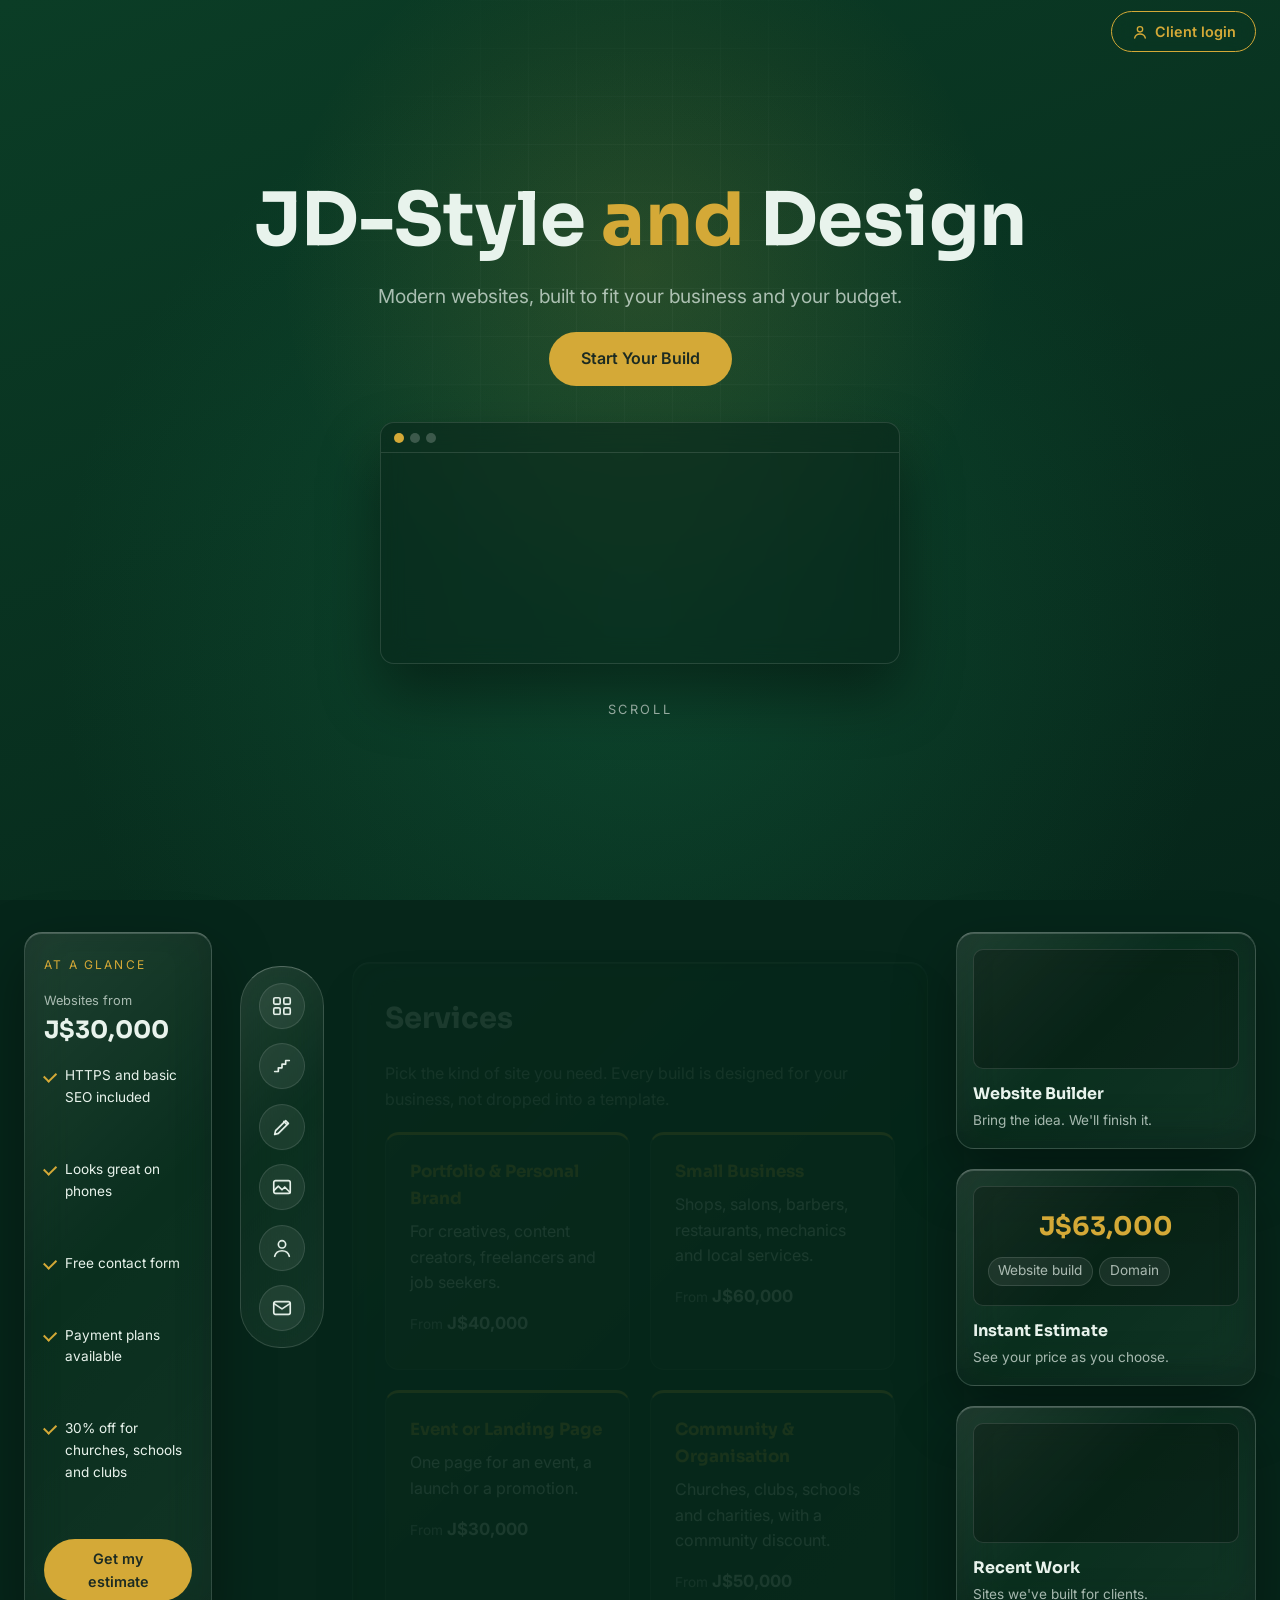
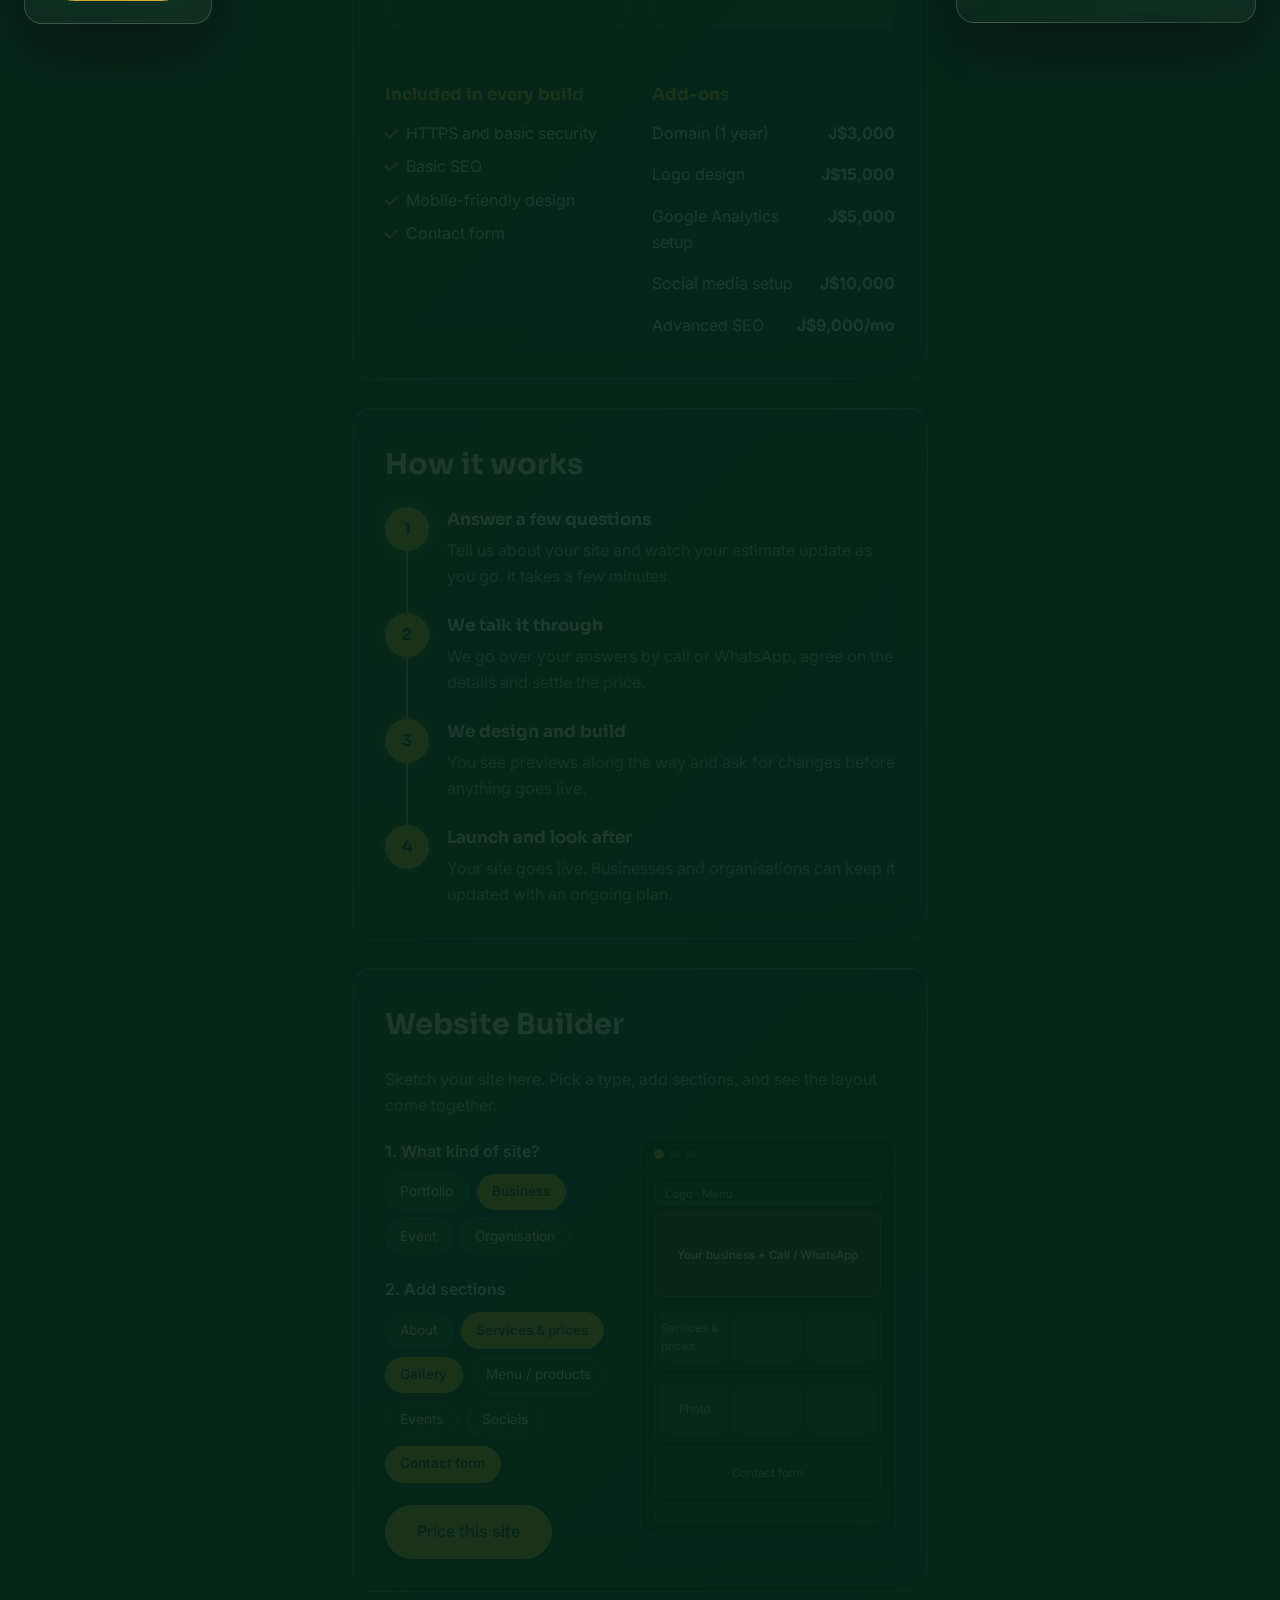
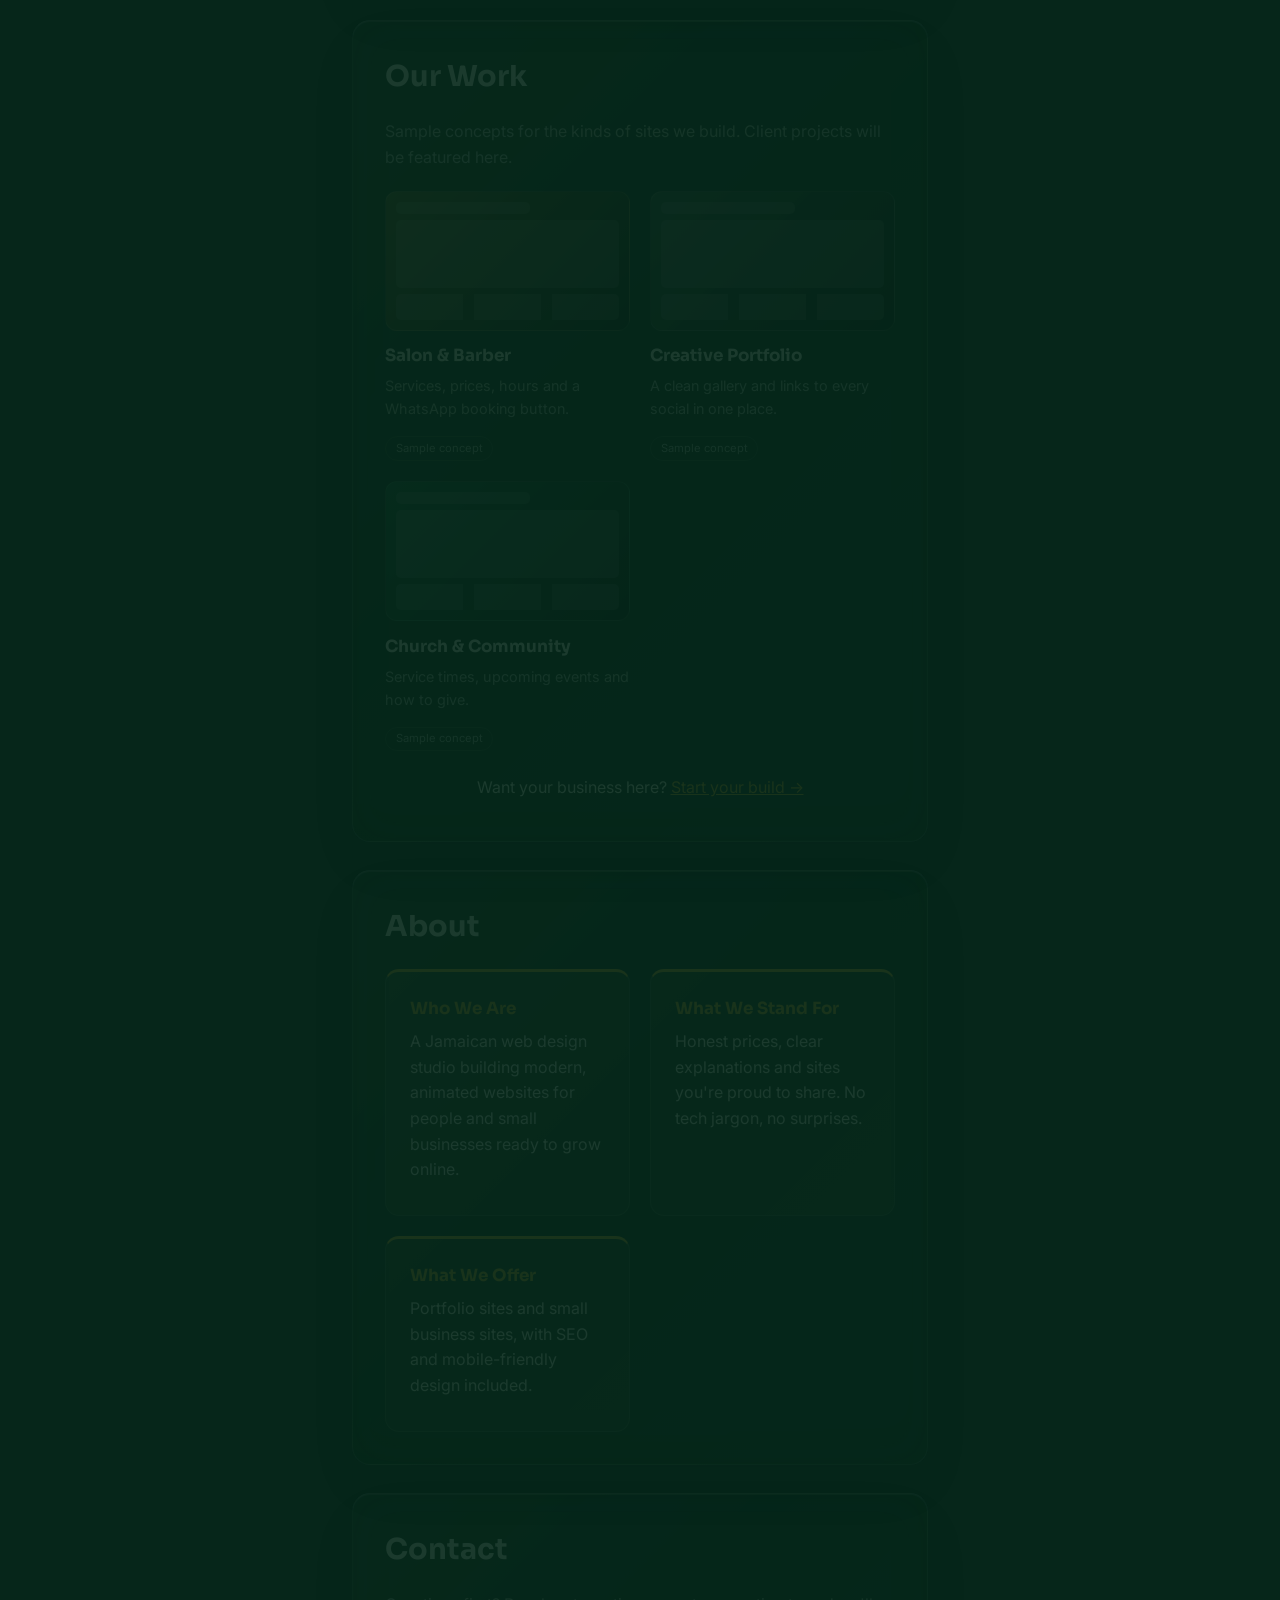
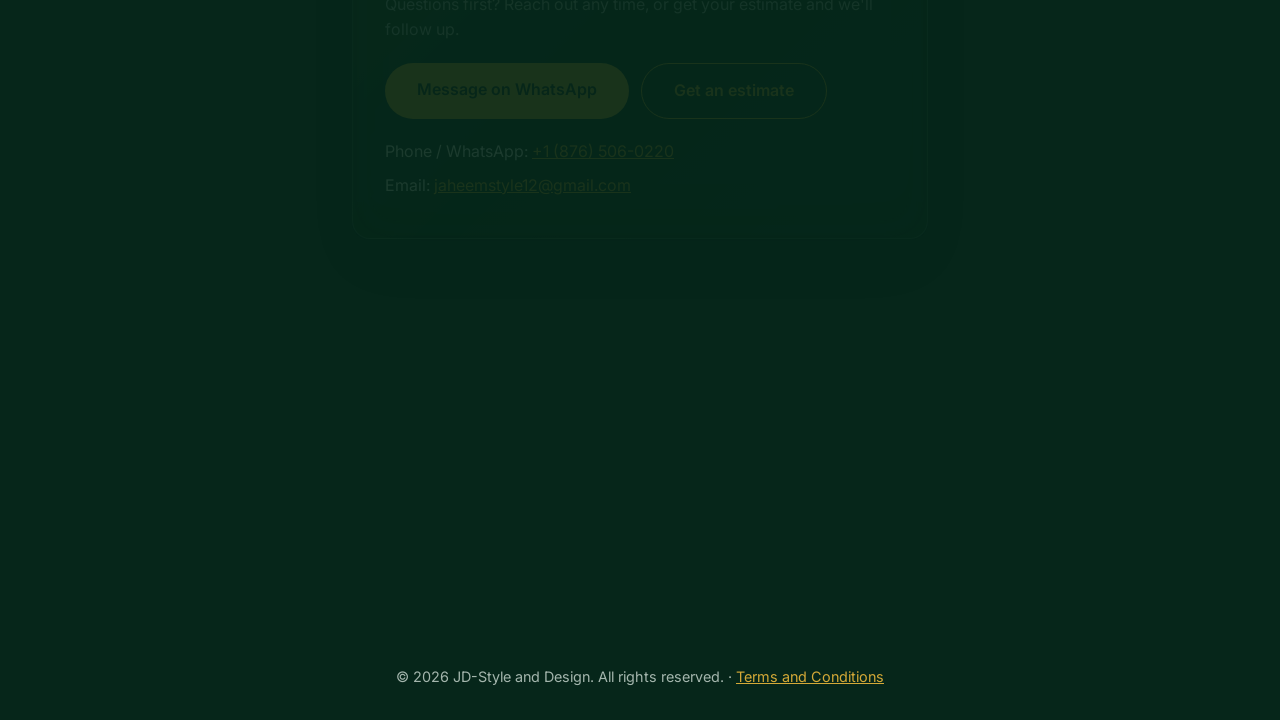
<file: index.html>
<!doctype html>
<html lang="en">
  <head>
    <meta charset="UTF-8" />
    <meta name="viewport" content="width=device-width, initial-scale=1.0" />
    <title>JD-Style and Design | Web Design</title>
    <meta
      name="description"
      content="JD-Style and Design builds modern, animated websites for portfolios and small businesses."
    />
    <link rel="preconnect" href="https://fonts.googleapis.com" />
    <link rel="preconnect" href="https://fonts.gstatic.com" crossorigin />
    <link
      href="https://fonts.googleapis.com/css2?family=Inter:wght@400;600&family=Sora:wght@600;700&display=swap"
      rel="stylesheet"
    />
    <link rel="stylesheet" href="css/style.css" />
  </head>
  <body>
    <!-- BACKGROUND: glow that follows the mouse, plus a faint grid -->
    <div class="bg-glow" aria-hidden="true"></div>
    <div class="bg-grid" aria-hidden="true"></div>


    <!-- TOP BAR: brand and button glide in once the hero scrolls away -->
    <header class="topbar" id="topbar">
      <a href="#top" class="topbar-brand"
        >JD-Style <span class="gold">and</span> Design</a
      >
      <!-- Client login: always visible, for clients checking their project and payments -->
      <a href="portal.html" class="btn btn-small btn-login">
        <svg viewBox="0 0 24 24" aria-hidden="true"><circle cx="12" cy="8" r="4" /><path d="M4 21c1-4 4-6 8-6s7 2 8 6" /></svg>
        Client login
      </a>
    </header>

    <!-- HERO: centred brand, pitch and a live preview -->
    <section class="hero" id="top">
      <h1 class="brand">JD-Style <span class="gold">and</span> Design</h1>
      <p class="pitch">
        Modern websites, built to fit your business and your budget.
      </p>
      <a href="quiz.html" class="btn js-quiz">Start Your Build</a>

      <!-- A mini website that builds itself -->
      <div class="preview" aria-hidden="true">
        <div class="preview-bar"><span></span><span></span><span></span></div>
        <div class="preview-page">
          <div class="pv pv-nav"></div>
          <div class="pv pv-hero"></div>
          <div class="pv-row">
            <div class="pv pv-card"></div>
            <div class="pv pv-card"></div>
            <div class="pv pv-card"></div>
          </div>
          <div class="pv pv-footer"></div>
        </div>
      </div>

      <div class="scroll-hint" aria-hidden="true">Scroll</div>
    </section>

    <!-- MAIN LAYOUT: icon bar left, sections middle, previews right -->
    <div class="layout">
      <!-- Left side panel: quick facts at a glance -->
      <aside class="side-panel" id="sidePanel" aria-label="At a glance">
        <p class="side-kicker">At a glance</p>
        <div class="side-stat">
          <span>Websites from</span>
          <strong data-price="minBuild">J$30,000</strong>
        </div>
        <ul class="side-list">
          <li>HTTPS and basic SEO included</li>
          <li>Looks great on phones</li>
          <li>Free contact form</li>
          <li>Payment plans available</li>
          <li><span data-pct="communityDiscount">30%</span> off for churches, schools and clubs</li>
        </ul>
        <a href="quiz.html" class="btn btn-small js-quiz">Get my estimate</a>
      </aside>
      <!-- Left icon bar (horizontal and sticky on phones) -->
      <nav class="dock" id="dock" aria-label="Page sections">
        <a href="#services" class="dock-item" data-label="Services">
          <svg viewBox="0 0 24 24">
            <rect x="3" y="3" width="7" height="7" rx="1.5" />
            <rect x="14" y="3" width="7" height="7" rx="1.5" />
            <rect x="3" y="14" width="7" height="7" rx="1.5" />
            <rect x="14" y="14" width="7" height="7" rx="1.5" />
          </svg>
        </a>
        <a href="#how" class="dock-item" data-label="How it works">
          <svg viewBox="0 0 24 24"><path d="M4 18h4v-4h4v-4h4V6h4" /></svg>
        </a>
        <a href="#builder" class="dock-item" data-label="Builder">
          <svg viewBox="0 0 24 24">
            <path d="M4 20l4-1 11-11-3-3L5 16z" />
            <path d="M14 6l3 3" />
          </svg>
        </a>
        <a href="#work" class="dock-item" data-label="Work">
          <svg viewBox="0 0 24 24">
            <rect x="3" y="5" width="18" height="14" rx="2" />
            <path d="M3 16l5-5 4 4 3-3 6 6" />
          </svg>
        </a>
        <a href="#about" class="dock-item" data-label="About">
          <svg viewBox="0 0 24 24">
            <circle cx="12" cy="8" r="4" />
            <path d="M4 21c1-4 4-6 8-6s7 2 8 6" />
          </svg>
        </a>
        <a href="#contact" class="dock-item" data-label="Contact">
          <svg viewBox="0 0 24 24">
            <rect x="3" y="5" width="18" height="14" rx="2" />
            <path d="M3 7l9 6 9-6" />
          </svg>
        </a>
      </nav>

      <!-- Middle sections (blank ones get filled in later) -->
      <main class="content">
        <!-- Starting prices match BUILD_PRICES / PRICES in js/quiz.js -->
        <section id="services" class="panel reveal">
          <h2>Services</h2>
          <p class="lead">
            Pick the kind of site you need. Every build is designed for your
            business, not dropped into a template.
          </p>
          <div class="cards cards-2x2">
            <article class="card">
              <h3>Portfolio &amp; Personal Brand</h3>
              <p>
                For creatives, content creators, freelancers and job seekers.
              </p>
              <p class="price">From <strong data-price="build.personal">J$40,000</strong></p>
            </article>
            <article class="card">
              <h3>Small Business</h3>
              <p>
                Shops, salons, barbers, restaurants, mechanics and local
                services.
              </p>
              <p class="price">From <strong data-price="build.business">J$60,000</strong></p>
            </article>
            <article class="card">
              <h3>Event or Landing Page</h3>
              <p>One page for an event, a launch or a promotion.</p>
              <p class="price">From <strong data-price="build.event">J$30,000</strong></p>
            </article>
            <article class="card">
              <h3>Community &amp; Organisation</h3>
              <p>
                Churches, clubs, schools and charities, with a community
                discount.
              </p>
              <p class="price">From <strong data-price="build.organisation">J$50,000</strong></p>
            </article>
          </div>

          <div class="extras">
            <div>
              <h3>Included in every build</h3>
              <ul class="check-list">
                <li>HTTPS and basic security</li>
                <li>Basic SEO</li>
                <li>Mobile-friendly design</li>
                <li>Contact form</li>
              </ul>
            </div>
            <div>
              <h3>Add-ons</h3>
              <ul class="addon-list">
                <li><span>Domain (1 year)</span><b data-price="domain">J$3,000</b></li>
                <li><span>Logo design</span><b data-price="logo">J$15,000</b></li>
                <li data-addon="analytics"><span>Google Analytics setup</span><b data-price="addons.analytics.price">J$5,000</b></li>
                <li data-addon="socials"><span>Social media setup</span><b data-price="addons.socials.price">J$10,000</b></li>
                <li data-addon="advancedSeo"><span>Advanced SEO</span><b data-price="addons.advancedSeo.price" data-suffix="/mo">J$9,000/mo</b></li>
              </ul>
            </div>
          </div>
        </section>

        <section id="how" class="panel reveal">
          <h2>How it works</h2>
          <ol class="steps-list">
            <li class="step">
              <span class="step-num">1</span>
              <div>
                <h3>Answer a few questions</h3>
                <p>
                  Tell us about your site and watch your estimate update as you
                  go. It takes a few minutes.
                </p>
              </div>
            </li>
            <li class="step">
              <span class="step-num">2</span>
              <div>
                <h3>We talk it through</h3>
                <p>
                  We go over your answers by call or WhatsApp, agree on the
                  details and settle the price.
                </p>
              </div>
            </li>
            <li class="step">
              <span class="step-num">3</span>
              <div>
                <h3>We design and build</h3>
                <p>
                  You see previews along the way and ask for changes before
                  anything goes live.
                </p>
              </div>
            </li>
            <li class="step">
              <span class="step-num">4</span>
              <div>
                <h3>Launch and look after</h3>
                <p>
                  Your site goes live. Businesses and organisations can keep it
                  updated with an ongoing plan.
                </p>
              </div>
            </li>
          </ol>
        </section>

        <section id="builder" class="panel reveal">
          <h2>Website Builder</h2>
          <p class="lead">
            Sketch your site here. Pick a type, add sections, and see the
            layout come together.
          </p>
          <div class="builder">
            <div class="builder-controls">
              <p class="builder-label">1. What kind of site?</p>
              <div class="pill-group" id="builderType">
                <button type="button" class="pill" data-type="personal">
                  Portfolio
                </button>
                <button type="button" class="pill" data-type="business">
                  Business
                </button>
                <button type="button" class="pill" data-type="event">
                  Event
                </button>
                <button type="button" class="pill" data-type="organisation">
                  Organisation
                </button>
              </div>

              <p class="builder-label">2. Add sections</p>
              <div class="pill-group" id="builderSections">
                <button type="button" class="pill" data-section="about">
                  About
                </button>
                <button type="button" class="pill" data-section="services">
                  Services &amp; prices
                </button>
                <button type="button" class="pill" data-section="gallery">
                  Gallery
                </button>
                <button type="button" class="pill" data-section="menu">
                  Menu / products
                </button>
                <button type="button" class="pill" data-section="events">
                  Events
                </button>
                <button type="button" class="pill" data-section="socials">
                  Socials
                </button>
                <button type="button" class="pill" data-section="contact">
                  Contact form
                </button>
              </div>

              <a href="quiz.html" class="btn js-quiz">Price this site</a>
            </div>

            <div class="builder-preview" aria-hidden="true">
              <div class="preview-bar">
                <span></span><span></span><span></span>
              </div>
              <div class="builder-page" id="builderPage"></div>
            </div>
          </div>
        </section>

        <!-- Swap the sample concepts for real client screenshots (put them in images/) -->
        <section id="work" class="panel reveal">
          <h2>Our Work</h2>
          <p class="lead">
            Sample concepts for the kinds of sites we build. Client projects
            will be featured here.
          </p>
          <div class="work-grid">
            <article class="work-card">
              <div class="work-thumb thumb-salon" aria-hidden="true">
                <i class="wt-nav"></i><i class="wt-hero"></i>
                <i class="wt-row"></i>
              </div>
              <h3>Salon &amp; Barber</h3>
              <p>Services, prices, hours and a WhatsApp booking button.</p>
              <span class="tag">Sample concept</span>
            </article>
            <article class="work-card">
              <div class="work-thumb thumb-folio" aria-hidden="true">
                <i class="wt-nav"></i><i class="wt-hero"></i>
                <i class="wt-row"></i>
              </div>
              <h3>Creative Portfolio</h3>
              <p>A clean gallery and links to every social in one place.</p>
              <span class="tag">Sample concept</span>
            </article>
            <article class="work-card">
              <div class="work-thumb thumb-church" aria-hidden="true">
                <i class="wt-nav"></i><i class="wt-hero"></i>
                <i class="wt-row"></i>
              </div>
              <h3>Church &amp; Community</h3>
              <p>Service times, upcoming events and how to give.</p>
              <span class="tag">Sample concept</span>
            </article>
          </div>
          <p class="work-cta">
            Want your business here?
            <a href="quiz.html" class="js-quiz">Start your build &rarr;</a>
          </p>
        </section>

        <section id="about" class="panel reveal">
          <h2>About</h2>
          <div class="cards">
            <article class="card">
              <h3>Who We Are</h3>
              <!-- DRAFT: rewrite in your own words -->
              <p>
                A Jamaican web design studio building modern, animated websites
                for people and small businesses ready to grow online.
              </p>
            </article>
            <article class="card">
              <h3>What We Stand For</h3>
              <!-- DRAFT: rewrite in your own words -->
              <p>
                Honest prices, clear explanations and sites you're proud to
                share. No tech jargon, no surprises.
              </p>
            </article>
            <article class="card">
              <h3>What We Offer</h3>
              <p>
                Portfolio sites and small business sites, with SEO and
                mobile-friendly design included.
              </p>
            </article>
          </div>
        </section>

        <section id="contact" class="panel reveal">
          <h2>Contact</h2>
          <p class="lead">
            Questions first? Reach out any time, or get your estimate and we'll
            follow up.
          </p>
          <div class="contact-actions">
            <a href="https://wa.me/18765060220" class="btn" target="_blank" rel="noopener"
              >Message on WhatsApp</a
            >
            <a href="quiz.html" class="btn btn-ghost js-quiz">Get an estimate</a>
          </div>
          <p>
            Phone / WhatsApp: <a href="tel:+18765060220">+1 (876) 506-0220</a>
          </p>
          <p>Email: <a href="mailto:jaheemstyle12@gmail.com">jaheemstyle12@gmail.com</a></p>
        </section>
      </main>

      <!-- Right previews: each whole box is a link -->
      <aside class="showcase">
        <!-- 1. Builder: blocks appear one by one -->
        <a href="#builder" class="show-box reveal">
          <div class="show-screen build-demo" aria-hidden="true">
            <div class="bd bd-1"></div>
            <div class="bd bd-2"></div>
            <div class="bd bd-3"></div>
            <div class="bd bd-4"></div>
          </div>
          <strong>Website Builder</strong>
          <span>Bring the idea. We'll finish it.</span>
        </a>

        <!-- 2. Estimate: total goes up and down with the chips (main.js) -->
        <a href="quiz.html" class="show-box reveal js-quiz">
          <div class="show-screen estimate-demo" aria-hidden="true">
            <div class="ed-total" id="demoTotal">J$0</div>
            <div class="ed-chips">
              <span class="ed-chip">Website build</span>
              <span class="ed-chip">Domain</span>
              <span class="ed-chip">SEO</span>
            </div>
          </div>
          <strong>Instant Estimate</strong>
          <span>See your price as you choose.</span>
        </a>

        <!-- 3. Past work: rotating previews -->
        <a href="#work" class="show-box reveal">
          <div class="show-screen work-demo" aria-hidden="true">
            <div class="wd-slide wd-1">Client project</div>
            <div class="wd-slide wd-2">Client project</div>
            <div class="wd-slide wd-3">Client project</div>
          </div>
          <strong>Recent Work</strong>
          <span>Sites we've built for clients.</span>
        </a>
      </aside>
    </div>

    <footer>
      <p>
        &copy; <span id="year"></span> JD-Style and Design. All rights reserved. ·
        <a href="terms.html">Terms and Conditions</a>
      </p>
    </footer>

    <script src="js/store.js"></script>
    <script src="js/main.js"></script>
  </body>
</html>
</file>
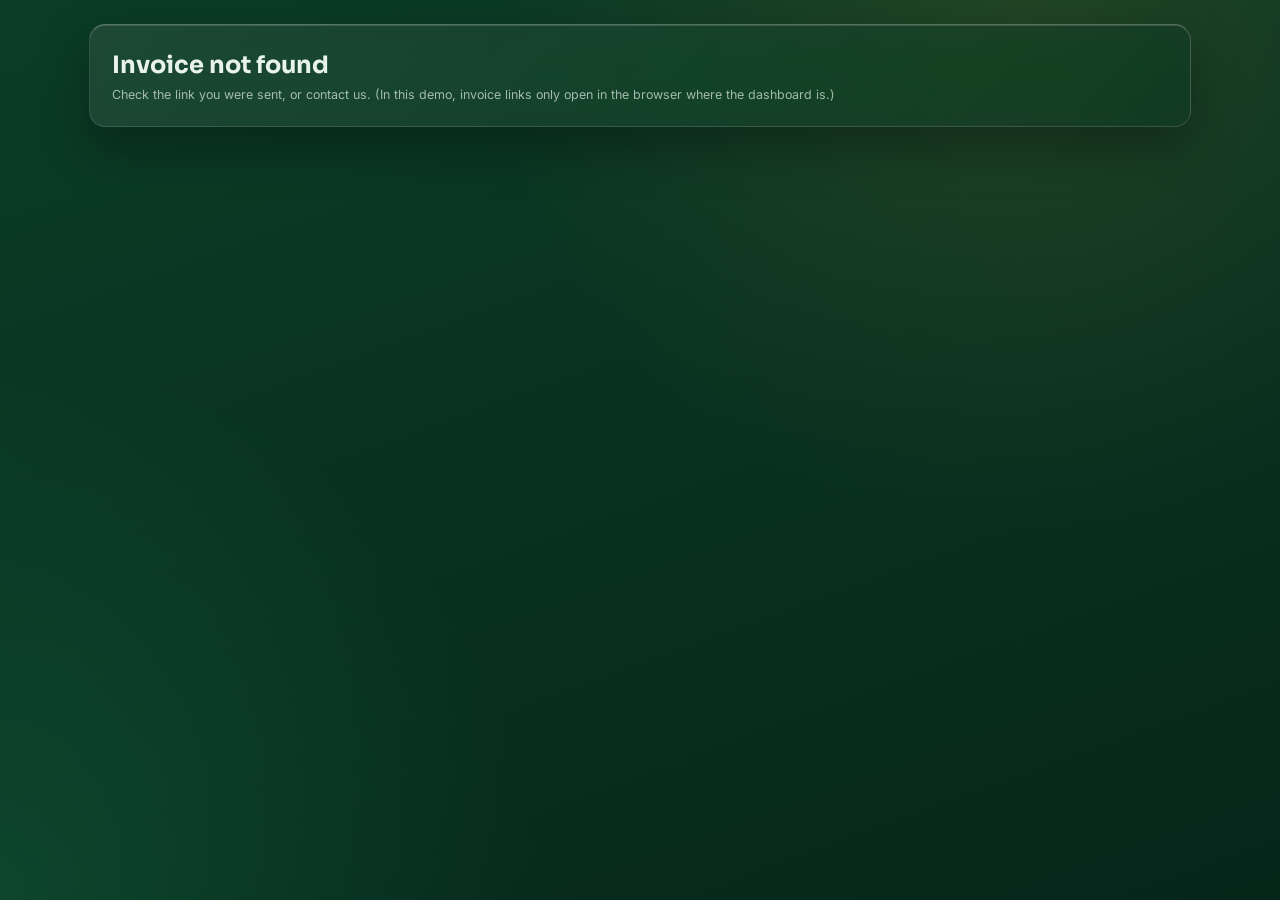
<file: invoice.html>
<!doctype html>
<html lang="en">
  <head>
    <meta charset="UTF-8" />
    <meta name="viewport" content="width=device-width, initial-scale=1.0" />
    <meta name="robots" content="noindex, nofollow" />
    <title>Your Invoice | JD-Style and Design</title>
    <link rel="preconnect" href="https://fonts.googleapis.com" />
    <link rel="preconnect" href="https://fonts.gstatic.com" crossorigin />
    <link
      href="https://fonts.googleapis.com/css2?family=Inter:wght@400;600&family=Sora:wght@600;700&display=swap"
      rel="stylesheet"
    />
    <link rel="stylesheet" href="css/dashboard.css" />
    <link rel="stylesheet" href="css/invoice.css" />
    <link rel="stylesheet" href="css/pay.css" />
  </head>
  <body>
    <main class="pay-page" id="page"></main>
    <div class="toast" id="toast" role="status" aria-live="polite"></div>
    <script src="js/store.js"></script>
    <script src="js/invoice.js"></script>
  </body>
</html>
</file>
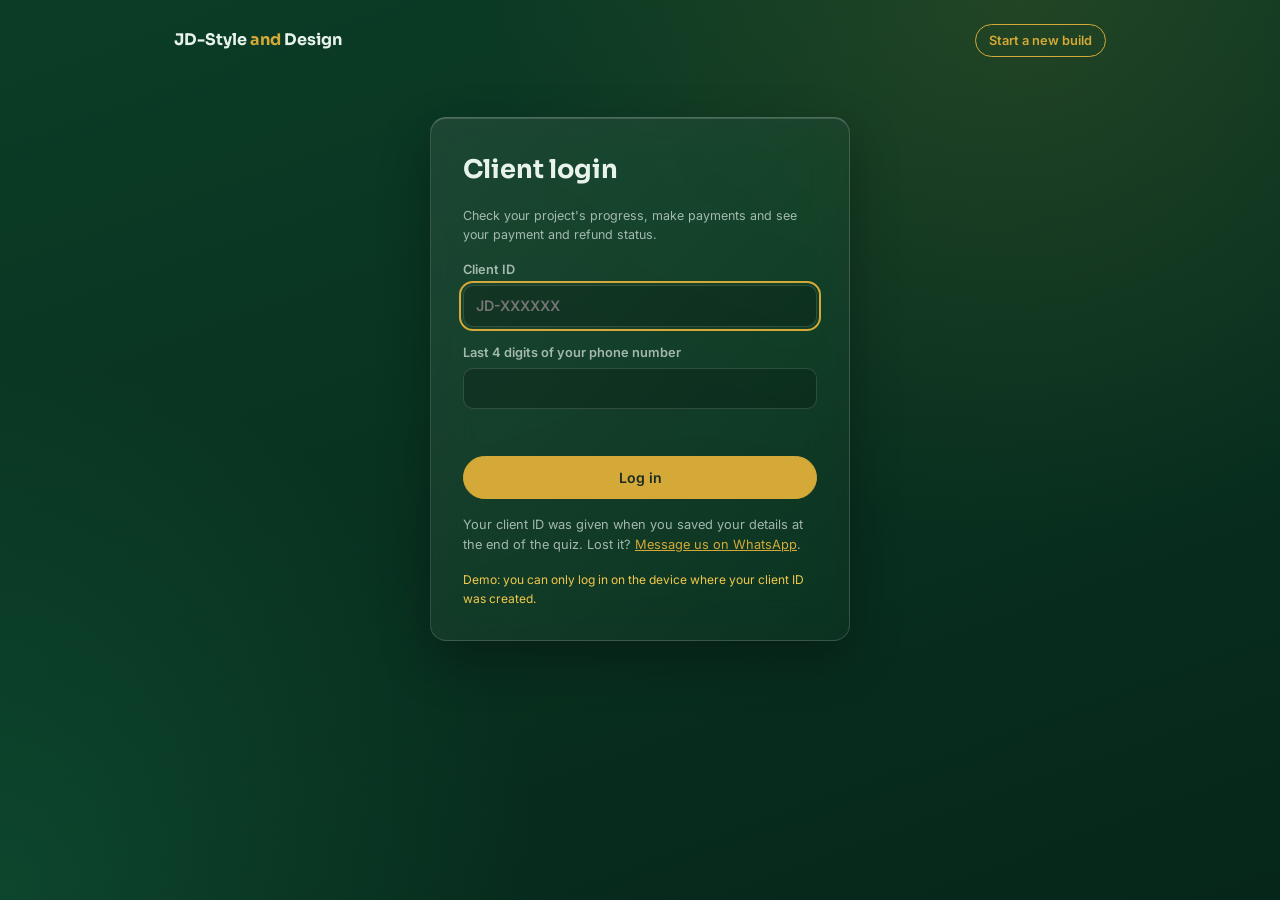
<file: portal.html>
<!doctype html>
<html lang="en">
  <head>
    <meta charset="UTF-8" />
    <meta name="viewport" content="width=device-width, initial-scale=1.0" />
    <meta name="robots" content="noindex, nofollow" />
    <title>Client Login | JD-Style and Design</title>
    <link rel="preconnect" href="https://fonts.googleapis.com" />
    <link rel="preconnect" href="https://fonts.gstatic.com" crossorigin />
    <link
      href="https://fonts.googleapis.com/css2?family=Inter:wght@400;600&family=Sora:wght@600;700&display=swap"
      rel="stylesheet"
    />
    <link rel="stylesheet" href="css/dashboard.css" />
    <link rel="stylesheet" href="css/portal.css" />
  </head>
  <body>
    <!-- Client portal: project progress, payments due, payment and refund status.
         Demo: signs in against the client list saved in this browser.
         A real version needs a server and proper accounts. -->
    <main class="portal" id="portal"></main>
    <div class="toast" id="toast" role="status" aria-live="polite"></div>
    <script src="js/store.js"></script>
    <script src="js/portal.js"></script>
  </body>
</html>
</file>
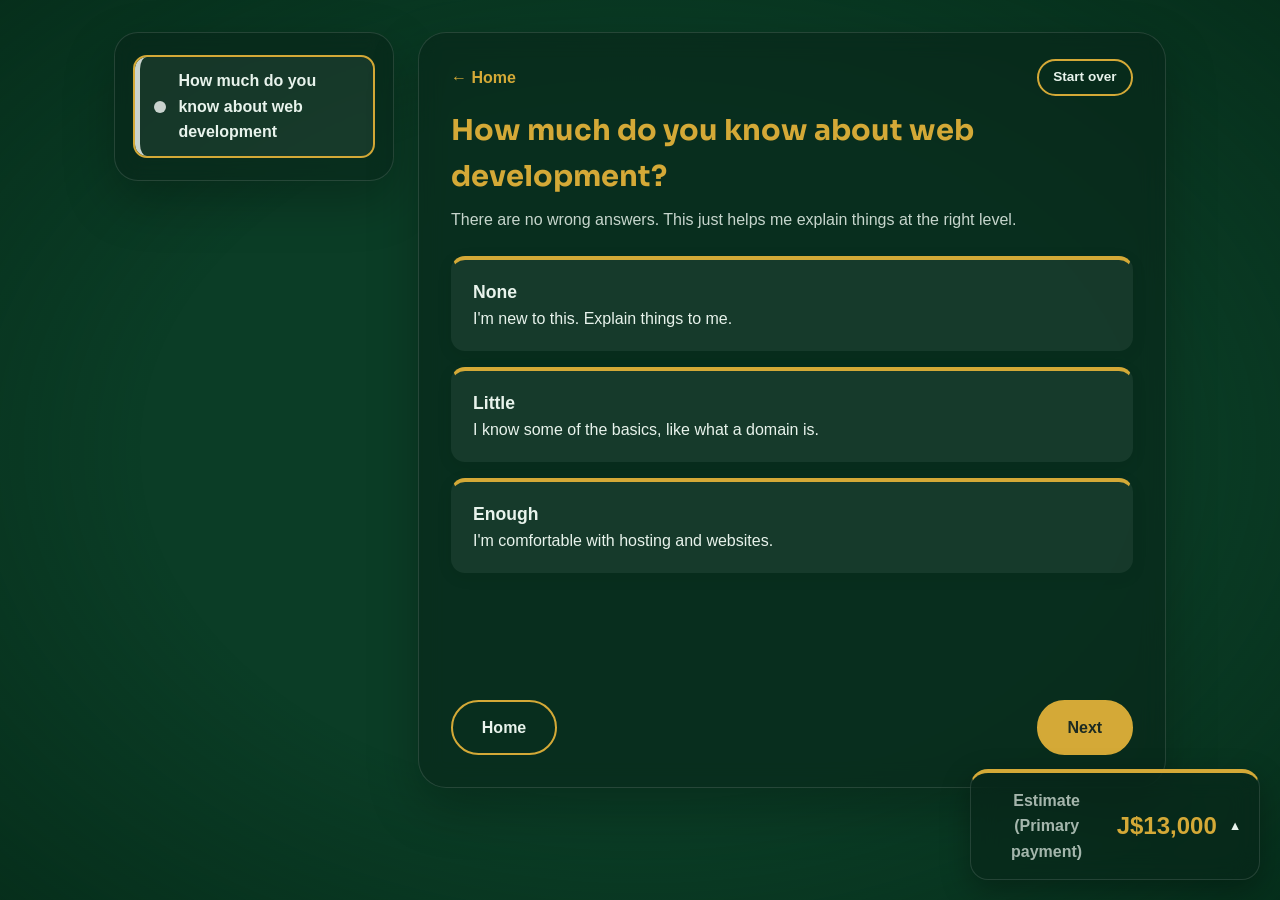
<file: quiz.html>
<!doctype html>
<html lang="en">
  <head>
    <meta charset="UTF-8" />
    <meta name="viewport" content="width=device-width, initial-scale=1.0" />
    <title>Get Your Estimate | JD-Style and Design</title>
    <link rel="preconnect" href="https://fonts.googleapis.com" />
    <link rel="preconnect" href="https://fonts.gstatic.com" crossorigin />
    <link
      href="https://fonts.googleapis.com/css2?family=Inter:wght@400;600&family=Sora:wght@600;700&display=swap"
      rel="stylesheet"
    />
    <link rel="stylesheet" href="css/quiz.css" />
  </head>
  <body>
    <div class="app">
      <!-- Left progress toolbar (becomes a top bar on phones) -->
      <aside class="toolbar" id="toolbar">
        <button class="toolbar-toggle" id="toolbarToggle" aria-expanded="false">
          Steps
        </button>
        <div class="progress">
          <div class="progress-fill" id="progressFill"></div>
        </div>
        <ol class="steps" id="steps"></ol>
      </aside>

      <!-- Centre window: questions appear here -->
      <section class="window">
        <a class="home-link" href="index.html">&larr; Home</a>
        <div class="stage" id="stage"></div>
        <div class="nav">
          <button class="nav-btn" id="backBtn">Back</button>
          <button class="nav-btn primary" id="nextBtn">Next</button>
        </div>
      </section>
    </div>

    <!-- Price counter, bottom corner -->
    <div class="counter" id="counter">
      <button class="counter-head" id="counterHead" aria-expanded="false">
        <span class="counter-label">Estimate</span>
        <span class="counter-total" id="counterTotal">J$0</span>
        <span class="chev">&#9650;</span>
      </button>
      <div class="counter-body" id="counterBody">
        <ul id="breakdown"></ul>
        <p class="counter-note">Prices may fluctuate or be negotiated.</p>
        <p class="fine" id="clientFine"></p>
      </div>
    </div>

    <script src="js/store.js"></script>
    <script src="js/quiz.js"></script>
  </body>
</html>
</file>
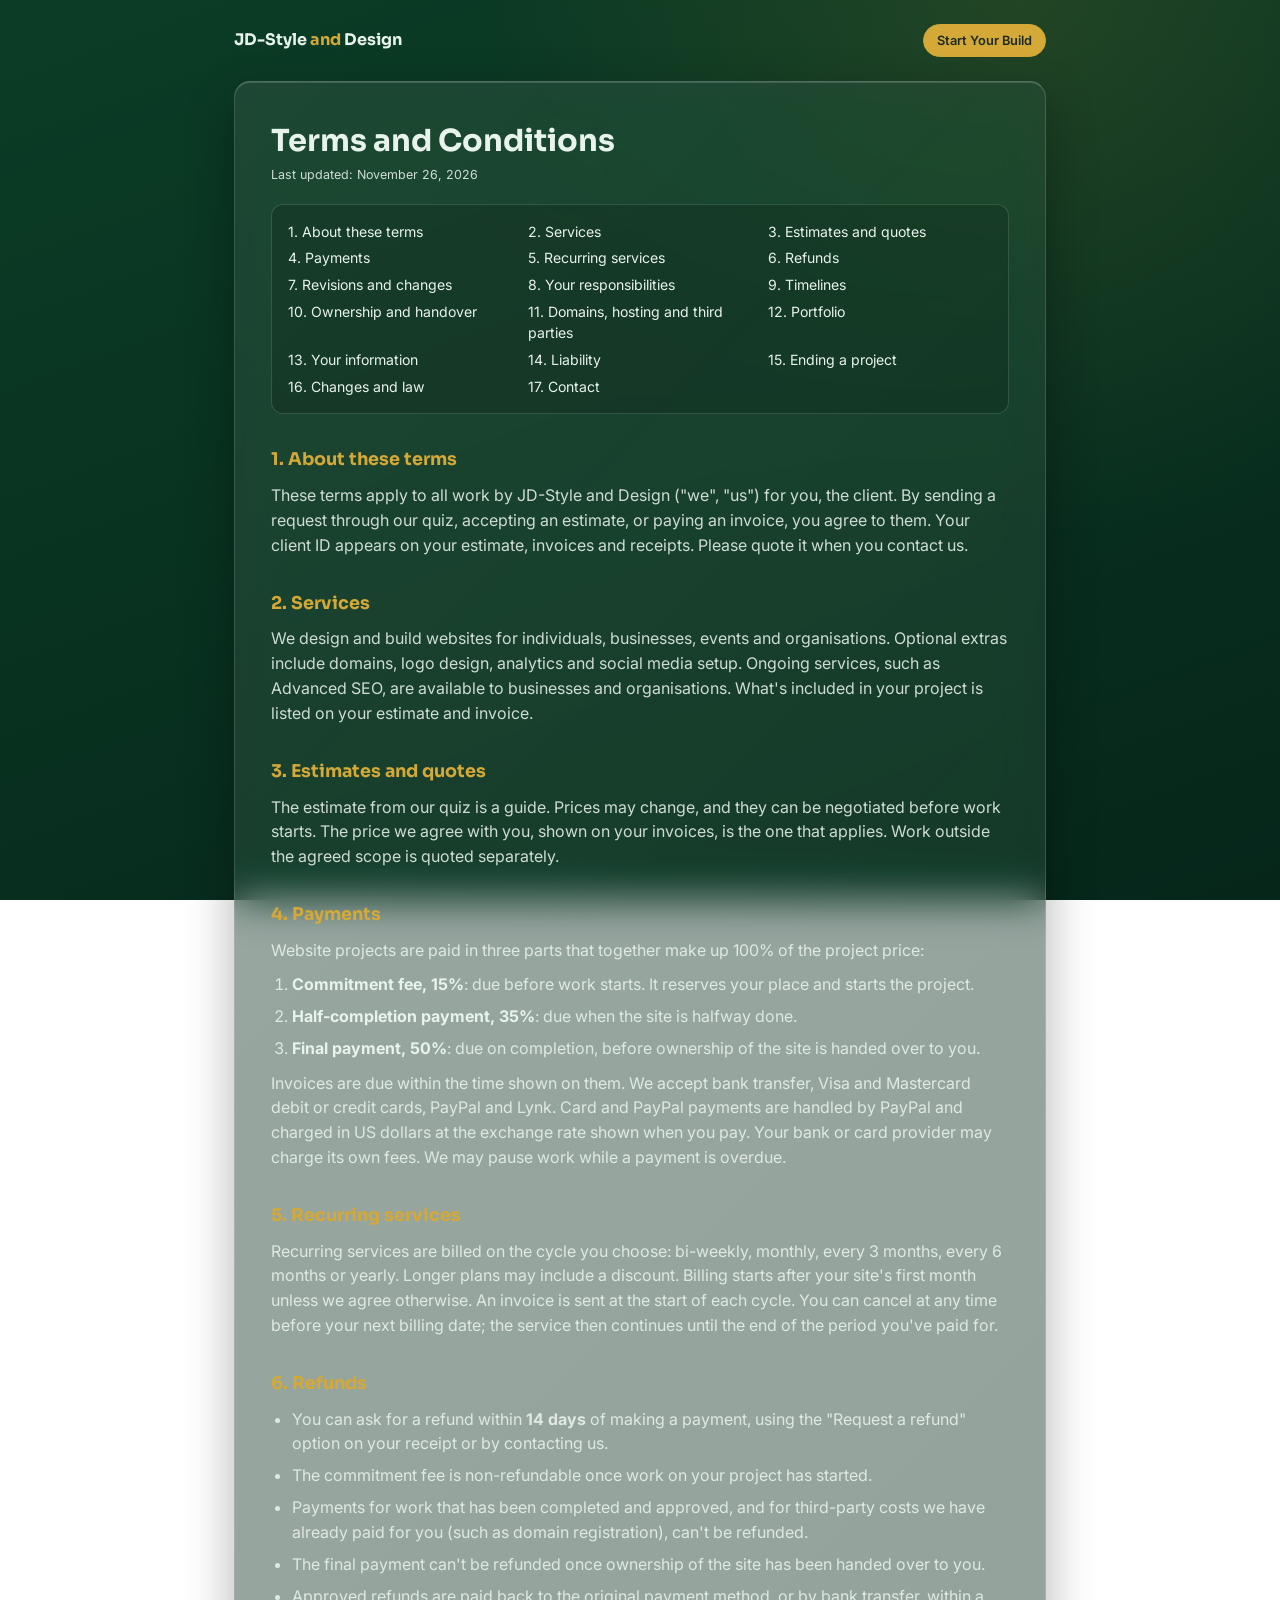
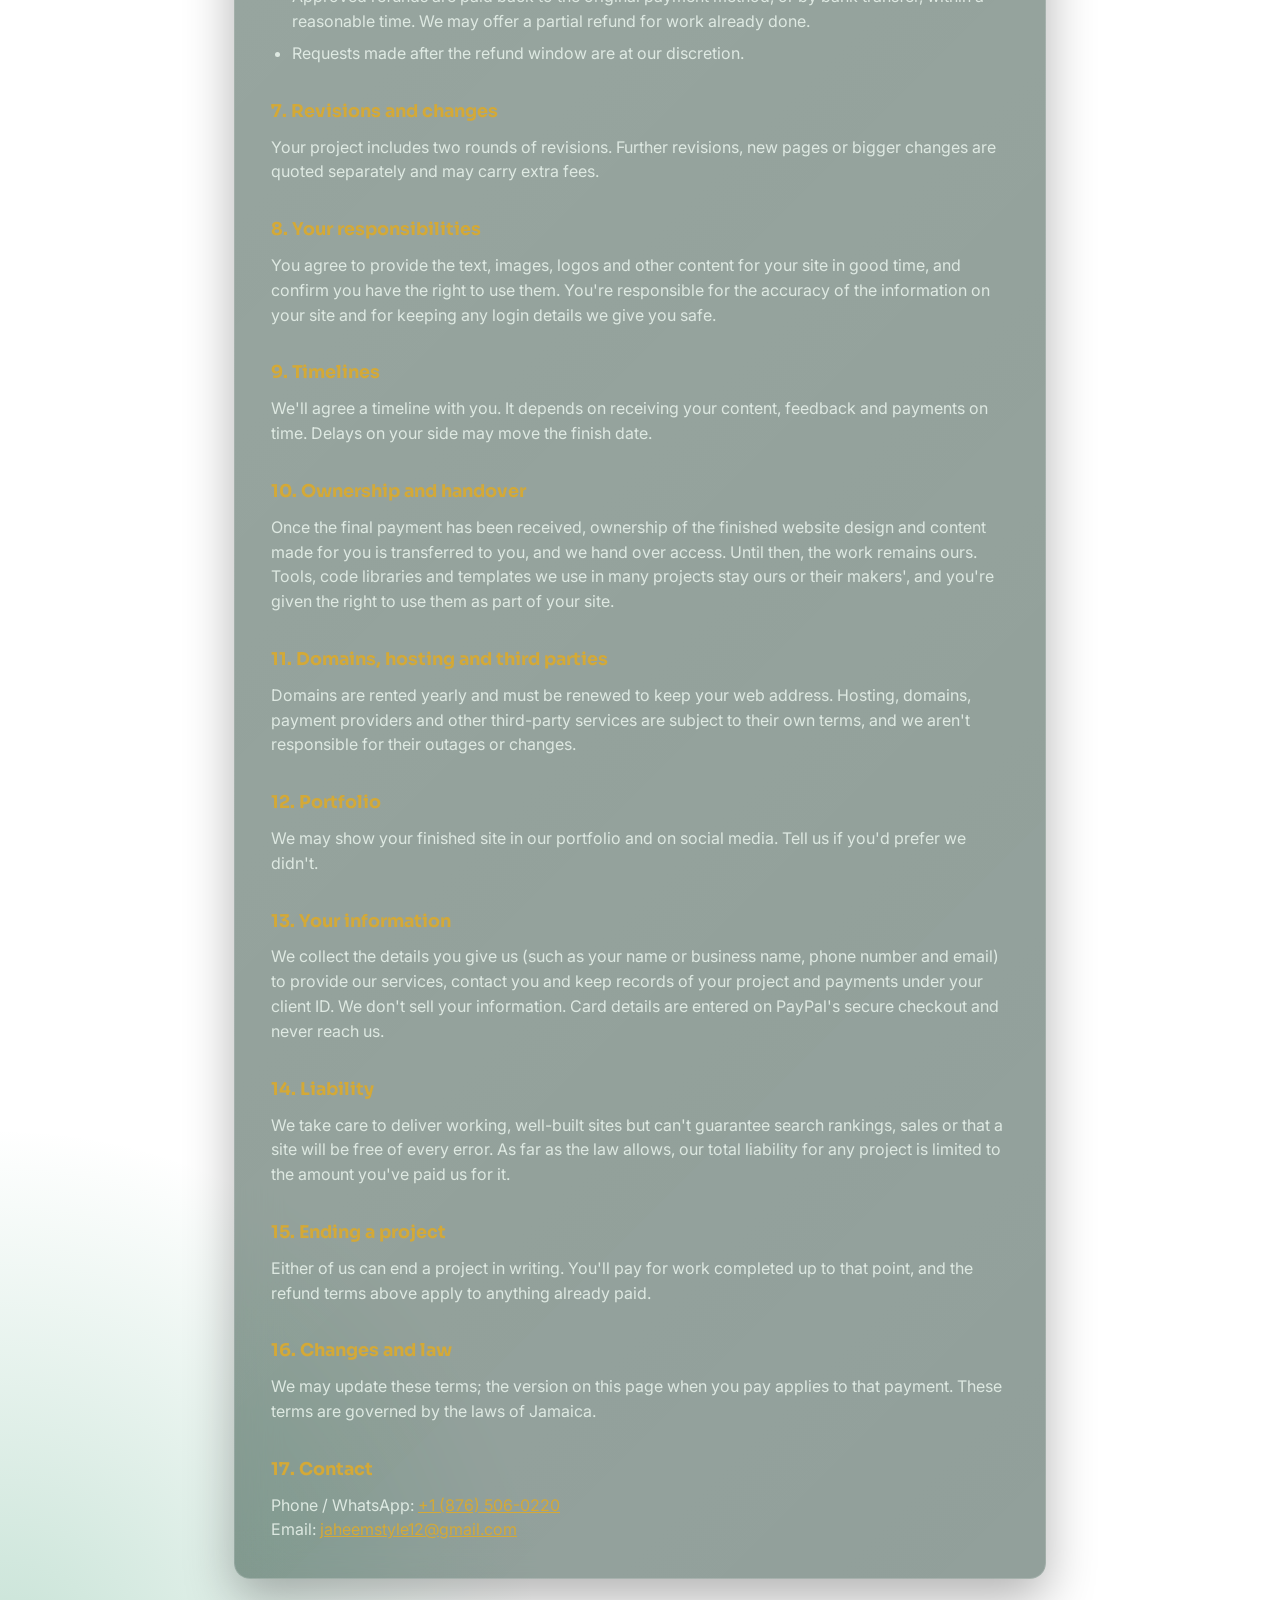
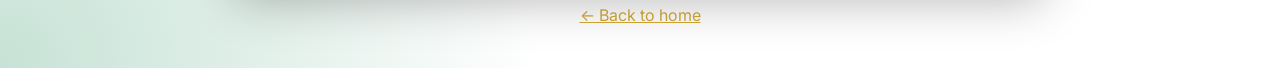
<file: terms.html>
<!doctype html>
<html lang="en">
  <head>
    <meta charset="UTF-8" />
    <meta name="viewport" content="width=device-width, initial-scale=1.0" />
    <title>Terms and Conditions | JD-Style and Design</title>
    <meta
      name="description"
      content="Terms and Conditions for website design services by JD-Style and Design."
    />
    <link rel="preconnect" href="https://fonts.googleapis.com" />
    <link rel="preconnect" href="https://fonts.gstatic.com" crossorigin />
    <link
      href="https://fonts.googleapis.com/css2?family=Inter:wght@400;600&family=Sora:wght@600;700&display=swap"
      rel="stylesheet"
    />
    <link rel="stylesheet" href="css/dashboard.css" />
    <link rel="stylesheet" href="css/terms.css" />
  </head>
  <body>
    <!--
      TEMPLATE: written as a starting point, not legal advice.
      Have a Jamaican lawyer review it before relying on it.
      Numbers in <span data-term="..."> are filled from Dashboard > Pricing
      (refund window, payment schedule); the numbers written here are the fallback.
    -->
    <main class="terms">
      <header class="terms-top">
        <a href="index.html" class="terms-brand">JD-Style <span class="gold">and</span> Design</a>
        <a href="quiz.html" class="btn small">Start Your Build</a>
      </header>

      <article class="glass terms-body">
        <h1>Terms and Conditions</h1>
        <p class="hint">Last updated: November 26, 2026</p>

        <nav class="toc" aria-label="Contents">
          <a href="#t1">1. About these terms</a>
          <a href="#t2">2. Services</a>
          <a href="#t3">3. Estimates and quotes</a>
          <a href="#t4">4. Payments</a>
          <a href="#t5">5. Recurring services</a>
          <a href="#t6">6. Refunds</a>
          <a href="#t7">7. Revisions and changes</a>
          <a href="#t8">8. Your responsibilities</a>
          <a href="#t9">9. Timelines</a>
          <a href="#t10">10. Ownership and handover</a>
          <a href="#t11">11. Domains, hosting and third parties</a>
          <a href="#t12">12. Portfolio</a>
          <a href="#t13">13. Your information</a>
          <a href="#t14">14. Liability</a>
          <a href="#t15">15. Ending a project</a>
          <a href="#t16">16. Changes and law</a>
          <a href="#t17">17. Contact</a>
        </nav>

        <section id="t1">
          <h2>1. About these terms</h2>
          <p>
            These terms apply to all work by JD-Style and Design ("we", "us") for you, the client. By sending a
            request through our quiz, accepting an estimate, or paying an invoice, you agree to them. Your client ID
            appears on your estimate, invoices and receipts. Please quote it when you contact us.
          </p>
        </section>

        <section id="t2">
          <h2>2. Services</h2>
          <p>
            We design and build websites for individuals, businesses, events and organisations. Optional extras
            include domains, logo design, analytics and social media setup. Ongoing services, such as Advanced SEO,
            are available to businesses and organisations. What's included in your project is listed on your
            estimate and invoice.
          </p>
        </section>

        <section id="t3">
          <h2>3. Estimates and quotes</h2>
          <p>
            The estimate from our quiz is a guide. Prices may change, and they can be negotiated before work starts.
            The price we agree with you, shown on your invoices, is the one that applies. Work outside the agreed
            scope is quoted separately.
          </p>
        </section>

        <section id="t4">
          <h2>4. Payments</h2>
          <p>Website projects are paid in three parts that together make up 100% of the project price:</p>
          <ol class="sched-list">
            <li><b>Commitment fee, <span data-term="s0">15</span>%</b>: due before work starts. It reserves your place and starts the project.</li>
            <li><b>Half-completion payment, <span data-term="s1">35</span>%</b>: due when the site is halfway done.</li>
            <li><b>Final payment, <span data-term="s2">50</span>%</b>: due on completion, before ownership of the site is handed over to you.</li>
          </ol>
          <p>
            Invoices are due within the time shown on them. We accept bank transfer, Visa and Mastercard debit or
            credit cards, PayPal and Lynk. Card and PayPal payments are handled by PayPal and charged in US dollars
            at the exchange rate shown when you pay. Your bank or card provider may charge its own fees. We may pause
            work while a payment is overdue.
          </p>
        </section>

        <section id="t5">
          <h2>5. Recurring services</h2>
          <p>
            Recurring services are billed on the cycle you choose: bi-weekly, monthly, every 3 months, every 6 months
            or yearly. Longer plans may include a discount. Billing starts after your site's first month unless we
            agree otherwise. An invoice is sent at the start of each cycle. You can cancel at any time before your
            next billing date; the service then continues until the end of the period you've paid for.
          </p>
        </section>

        <section id="t6">
          <h2>6. Refunds</h2>
          <ul>
            <li>
              You can ask for a refund within <b><span data-term="refundDays">14</span> days</b> of making a payment,
              using the "Request a refund" option on your receipt or by contacting us.
            </li>
            <li data-term-if="commitmentNonRefundable">
              The commitment fee is non-refundable once work on your project has started.
            </li>
            <li>
              Payments for work that has been completed and approved, and for third-party costs we have already paid
              for you (such as domain registration), can't be refunded.
            </li>
            <li>
              The final payment can't be refunded once ownership of the site has been handed over to you.
            </li>
            <li>
              Approved refunds are paid back to the original payment method, or by bank transfer, within a reasonable
              time. We may offer a partial refund for work already done.
            </li>
            <li>Requests made after the refund window are at our discretion.</li>
          </ul>
        </section>

        <section id="t7">
          <h2>7. Revisions and changes</h2>
          <p>
            Your project includes two rounds of revisions. Further revisions, new pages or bigger changes are quoted
            separately and may carry extra fees.
          </p>
        </section>

        <section id="t8">
          <h2>8. Your responsibilities</h2>
          <p>
            You agree to provide the text, images, logos and other content for your site in good time, and confirm
            you have the right to use them. You're responsible for the accuracy of the information on your site and
            for keeping any login details we give you safe.
          </p>
        </section>

        <section id="t9">
          <h2>9. Timelines</h2>
          <p>
            We'll agree a timeline with you. It depends on receiving your content, feedback and payments on time.
            Delays on your side may move the finish date.
          </p>
        </section>

        <section id="t10">
          <h2>10. Ownership and handover</h2>
          <p>
            Once the final payment has been received, ownership of the finished website design and content made for
            you is transferred to you, and we hand over access. Until then, the work remains ours. Tools, code
            libraries and templates we use in many projects stay ours or their makers', and you're given the right
            to use them as part of your site.
          </p>
        </section>

        <section id="t11">
          <h2>11. Domains, hosting and third parties</h2>
          <p>
            Domains are rented yearly and must be renewed to keep your web address. Hosting, domains, payment
            providers and other third-party services are subject to their own terms, and we aren't responsible for
            their outages or changes.
          </p>
        </section>

        <section id="t12">
          <h2>12. Portfolio</h2>
          <p>
            We may show your finished site in our portfolio and on social media. Tell us if you'd prefer we didn't.
          </p>
        </section>

        <section id="t13">
          <h2>13. Your information</h2>
          <p>
            We collect the details you give us (such as your name or business name, phone number and email) to
            provide our services, contact you and keep records of your project and payments under your client ID.
            We don't sell your information. Card details are entered on PayPal's secure checkout and never reach us.
          </p>
        </section>

        <section id="t14">
          <h2>14. Liability</h2>
          <p>
            We take care to deliver working, well-built sites but can't guarantee search rankings, sales or that a
            site will be free of every error. As far as the law allows, our total liability for any project is
            limited to the amount you've paid us for it.
          </p>
        </section>

        <section id="t15">
          <h2>15. Ending a project</h2>
          <p>
            Either of us can end a project in writing. You'll pay for work completed up to that point, and the
            refund terms above apply to anything already paid.
          </p>
        </section>

        <section id="t16">
          <h2>16. Changes and law</h2>
          <p>
            We may update these terms; the version on this page when you pay applies to that payment. These terms
            are governed by the laws of Jamaica.
          </p>
        </section>

        <section id="t17">
          <h2>17. Contact</h2>
          <p>
            Phone / WhatsApp: <a href="tel:+18765060220">+1 (876) 506-0220</a><br />
            Email: <a href="mailto:jaheemstyle12@gmail.com">jaheemstyle12@gmail.com</a>
          </p>
        </section>
      </article>

      <footer class="terms-foot">
        <a href="index.html">&larr; Back to home</a>
      </footer>
    </main>

    <script src="js/store.js"></script>
    <script>
      // Fill the refund window and payment schedule from Dashboard > Pricing
      (function () {
        if (typeof Store === "undefined") return;
        const s = Store.load().settings;
        const values = { refundDays: s.refundDays, s0: s.catalog.schedule[0], s1: s.catalog.schedule[1], s2: s.catalog.schedule[2] };
        document.querySelectorAll("[data-term]").forEach((el) => {
          if (values[el.dataset.term] !== undefined) el.textContent = values[el.dataset.term];
        });
        document.querySelectorAll("[data-term-if]").forEach((el) => {
          if (!s[el.dataset.termIf]) el.remove();
        });
      })();
    </script>
  </body>
</html>
</file>
<file: css/style.css>
/* ===== THEME (change colours here) ===== */
:root {
  --green: #0b3d26; /* dark forest green */
  --green-deep: #06261a; /* darker shade for depth */
  --gold: #d4a937;
  --text: #e8f3ec; /* light text on dark glass */
  --muted: rgba(232, 243, 236, 0.7);
  --glass: rgba(8, 36, 24, 0.55); /* dark glass panels */
  --glass-light: rgba(255, 255, 255, 0.07);
  --edge: rgba(255, 255, 255, 0.12); /* thin glass border */
  --radius: 18px;
  --mx: 50%; /* mouse position, set by main.js */
  --my: 30%;
}

/* ===== BASICS ===== */
* {
  margin: 0;
  padding: 0;
  box-sizing: border-box;
}
html {
  scroll-behavior: smooth;
}

body {
  font-family: "Inter", "Segoe UI", Arial, sans-serif;
  color: var(--text);
  background: var(--green-deep);
  line-height: 1.6;
  overflow-x: hidden;
}

h1,
h2,
h3,
.topbar-brand {
  font-family: "Sora", "Segoe UI", sans-serif;
}
a {
  color: var(--gold);
}
.gold {
  color: var(--gold);
}

/* ===== BACKGROUND: mouse glow + faint grid ===== */
.bg-glow {
  position: fixed;
  inset: 0;
  z-index: 0;
  pointer-events: none;
  background:
    radial-gradient(
      600px circle at var(--mx) var(--my),
      rgba(212, 169, 55, 0.14),
      transparent 60%
    ),
    radial-gradient(
      900px circle at calc(100% - var(--mx)) calc(100% - var(--my)),
      rgba(30, 140, 90, 0.25),
      transparent 65%
    ),
    linear-gradient(160deg, var(--green) 0%, var(--green-deep) 100%);
}

.bg-grid {
  position: fixed;
  inset: 0;
  z-index: 0;
  pointer-events: none;
  background-image:
    linear-gradient(rgba(255, 255, 255, 0.04) 1px, transparent 1px),
    linear-gradient(90deg, rgba(255, 255, 255, 0.04) 1px, transparent 1px);
  background-size: 48px 48px;
  -webkit-mask-image: radial-gradient(
    500px circle at var(--mx) var(--my),
    #000,
    transparent 75%
  );
  mask-image: radial-gradient(
    500px circle at var(--mx) var(--my),
    #000,
    transparent 75%
  );
}

/* Keep content above the background */
.hero,
.layout,
footer {
  position: relative;
  z-index: 1;
}

/* ===== BUTTONS ===== */
.btn {
  display: inline-block;
  background: var(--gold);
  color: #1c2b22;
  padding: 0.9rem 2rem;
  border-radius: 50px;
  text-decoration: none;
  font-weight: 600;
  transition:
    transform 0.25s,
    box-shadow 0.25s;
}
.btn:hover {
  transform: translateY(-3px);
  box-shadow: 0 10px 30px rgba(212, 169, 55, 0.35);
}
.btn-small {
  padding: 0.5rem 1.2rem;
  font-size: 0.9rem;
}

/* ===== TOP BAR ===== */
/* Always there, but see-through and empty until you scroll past the hero.
   The brand and button glide in from the hero (main.js). */
.topbar {
  position: fixed;
  top: 0;
  left: 0;
  right: 0;
  z-index: 20;
  display: flex;
  align-items: center;
  justify-content: space-between;
  padding: 0.7rem 1.5rem;
  background: transparent;
  border-bottom: 1px solid transparent;
  pointer-events: none;
  transition:
    background 0.4s ease,
    border-color 0.4s ease;
}
body.scrolled .topbar {
  background: var(--glass);
  backdrop-filter: blur(14px);
  -webkit-backdrop-filter: blur(14px);
  border-bottom-color: var(--edge);
  pointer-events: auto;
}

.topbar-brand {
  color: var(--text);
  text-decoration: none;
  font-weight: 700;
  font-size: 1.1rem;
}

/* Hidden until scrolled, then they glide in */
.topbar-brand,
.topbar .btn {
  opacity: 0;
}
body.scrolled .topbar-brand,
body.scrolled .topbar .btn {
  opacity: 1;
}

/* ===== HERO ===== */
.hero {
  --h: 0; /* scroll progress, set by main.js */
  min-height: 100vh;
  display: flex;
  flex-direction: column;
  align-items: center;
  justify-content: center;
  gap: 1.25rem;
  text-align: center;
  padding: 3rem 1.5rem;
  transform: translateY(calc(var(--h) * -120px))
    scale(calc(1 - var(--h) * 0.12));
  opacity: calc(1 - var(--h) * 1.2);
}

.brand {
  font-size: clamp(2.4rem, 7vw, 4.6rem);
  line-height: 1.1;
  animation: fadeUp 0.9s ease both;
}
.pitch {
  font-size: 1.2rem;
  color: var(--muted);
  animation: fadeUp 0.9s 0.15s ease both;
}
.hero .btn {
  animation: fadeUp 0.9s 0.3s ease both;
}

/* Mini website that builds itself */
.preview {
  width: min(520px, 90vw);
  margin-top: 1rem;
  border-radius: 14px;
  overflow: hidden;
  background: var(--glass);
  border: 1px solid var(--edge);
  backdrop-filter: blur(12px);
  -webkit-backdrop-filter: blur(12px);
  box-shadow: 0 30px 60px rgba(0, 0, 0, 0.4);
  animation: fadeUp 0.9s 0.45s ease both;
}
.preview-bar {
  display: flex;
  gap: 6px;
  padding: 0.6rem 0.8rem;
  border-bottom: 1px solid var(--edge);
}
.preview-bar span {
  width: 10px;
  height: 10px;
  border-radius: 50%;
  background: rgba(255, 255, 255, 0.2);
}
.preview-bar span:first-child {
  background: var(--gold);
}

.preview-page {
  padding: 0.9rem;
  display: grid;
  gap: 0.6rem;
}
.pv-row {
  display: grid;
  grid-template-columns: repeat(3, 1fr);
  gap: 0.6rem;
}
.pv {
  border-radius: 8px;
  background: var(--glass-light);
  border: 1px solid var(--edge);
  opacity: 0;
  animation: buildIn 8s infinite;
}
.pv-nav {
  height: 18px;
  animation-delay: 0.2s;
}
.pv-hero {
  height: 70px;
  animation-delay: 0.8s;
  background: rgba(212, 169, 55, 0.18);
}
.pv-card {
  height: 50px;
}
.pv-row .pv-card:nth-child(1) {
  animation-delay: 1.4s;
}
.pv-row .pv-card:nth-child(2) {
  animation-delay: 1.7s;
}
.pv-row .pv-card:nth-child(3) {
  animation-delay: 2s;
}
.pv-footer {
  height: 14px;
  animation-delay: 2.6s;
}

.scroll-hint {
  margin-top: 1rem;
  font-size: 0.8rem;
  letter-spacing: 0.2em;
  text-transform: uppercase;
  color: var(--muted);
  animation: bob 2s ease-in-out infinite;
}

/* ===== MAIN LAYOUT: dock | content | showcase ===== */
.layout {
  display: grid;
  grid-template-columns: 188px 84px minmax(0, 1fr) 300px;
  gap: 1.75rem;
  max-width: 1516px;
  margin: 0 auto;
  padding: 2rem 1.5rem 4rem;
}

/* ===== LEFT SIDE PANEL (empty for now) ===== */
.side-panel {
  position: sticky;
  top: 5rem;
  align-self: start;
  height: var(--side-h, 480px); /* matched to the right boxes by main.js */
  border-radius: var(--radius);
  background: var(--glass);
  border: 1px solid var(--edge);
  backdrop-filter: blur(14px);
  -webkit-backdrop-filter: blur(14px);
  opacity: 0;
  transform: translateX(-60px);
  transition:
    opacity 0.8s ease,
    transform 0.8s cubic-bezier(0.22, 1, 0.36, 1);
}
.layout.in-view .side-panel {
  opacity: 1;
  transform: none;
}

/* Side panels slide in from the edges when the layout comes into view */
.dock,
.showcase {
  opacity: 0;
  transition:
    opacity 0.8s ease,
    transform 0.8s cubic-bezier(0.22, 1, 0.36, 1);
}
.dock {
  transform: translateX(-60px);
}
.showcase {
  transform: translateX(60px);
}
.layout.in-view .dock,
.layout.in-view .showcase {
  opacity: 1;
  transform: none;
}

/* ===== LEFT ICON BAR (dock) ===== */
.dock {
  position: sticky;
  top: 50vh;
  z-index: 15; /* above the sections, so labels show in front */
  align-self: start;
  margin-top: 25vh;
  translate: 0 -50%;
  display: flex;
  flex-direction: column;
  align-items: center;
  gap: 0.9rem;
  padding: 1rem 0.6rem;
  border-radius: 40px;
  background: var(--glass);
  border: 1px solid var(--edge);
  backdrop-filter: blur(14px);
  -webkit-backdrop-filter: blur(14px);
}

.dock-item {
  --s: 1; /* size, set by main.js */
  position: relative;
  width: 46px;
  height: 46px;
  display: grid;
  place-items: center;
  border-radius: 50%;
  background: var(--glass-light);
  border: 1px solid var(--edge);
  transform: scale(var(--s)) translateX(calc((var(--s) - 1) * 14px));
  transition:
    transform 0.15s ease-out,
    background 0.3s,
    border-color 0.3s,
    box-shadow 0.3s;
}
.dock-item:hover {
  background: rgba(212, 169, 55, 0.2);
}

/* Glow on the icon for the section you're on (set by main.js) */
.dock-item.active {
  background: rgba(212, 169, 55, 0.22);
  border-color: var(--gold);
  box-shadow: 0 0 16px rgba(212, 169, 55, 0.6);
}
.dock-item.active svg {
  stroke: var(--gold);
}

.dock-item svg {
  width: 22px;
  height: 22px;
  fill: none;
  stroke: var(--text);
  stroke-width: 1.8;
  stroke-linecap: round;
  stroke-linejoin: round;
  transition: stroke 0.3s;
}

/* Label pops out beside the icon */
.dock-item::after {
  content: attr(data-label);
  position: absolute;
  left: calc(100% + 12px);
  white-space: nowrap;
  padding: 0.25rem 0.7rem;
  border-radius: 8px;
  font-size: 0.8rem;
  color: var(--text);
  background: var(--green-deep);
  border: 1px solid var(--edge);
  opacity: 0;
  transform: translateX(-6px);
  pointer-events: none;
  transition:
    opacity 0.2s,
    transform 0.2s;
}
.dock-item:hover::after {
  opacity: 1;
  transform: none;
}

/* ===== MIDDLE SECTIONS ===== */
.content {
  display: grid;
  gap: 1.75rem;
}

.panel {
  padding: 2rem;
  border-radius: var(--radius);
  background: var(--glass);
  border: 1px solid var(--edge);
  backdrop-filter: blur(14px);
  -webkit-backdrop-filter: blur(14px);
  box-shadow: 0 20px 50px rgba(0, 0, 0, 0.3);
}
.panel h2 {
  font-size: 1.8rem;
  margin-bottom: 1.25rem;
}
.panel p {
  margin-bottom: 0.5rem;
}

/* Empty space for sections filled in later */
.placeholder {
  height: 160px;
  border-radius: 12px;
  border: 1px dashed var(--edge);
}

.cards {
  display: grid;
  grid-template-columns: repeat(auto-fit, minmax(200px, 1fr));
  gap: 1.25rem;
}
.card {
  --rx: 0deg;
  --ry: 0deg;
  padding: 1.5rem;
  border-radius: 14px;
  background: var(--glass-light);
  border: 1px solid var(--edge);
  border-top: 3px solid var(--gold);
  transform: perspective(800px) rotateX(var(--rx)) rotateY(var(--ry));
  transition:
    transform 0.2s ease-out,
    box-shadow 0.3s;
}
.card:hover {
  box-shadow: 0 16px 40px rgba(0, 0, 0, 0.35);
}
.card h3 {
  color: var(--gold);
  margin-bottom: 0.4rem;
  font-size: 1.05rem;
}

.lead {
  color: var(--muted);
  margin-bottom: 1.25rem !important;
  max-width: 60ch;
}
.panel h3 {
  font-size: 1.05rem;
}

/* ===== LEFT SIDE PANEL CONTENT ===== */
.side-panel {
  display: flex;
  flex-direction: column;
  gap: 1rem;
  padding: 1.4rem 1.2rem;
  overflow: hidden;
}
.side-kicker {
  font-size: 0.75rem;
  letter-spacing: 0.18em;
  text-transform: uppercase;
  color: var(--gold);
}
.side-stat span {
  display: block;
  font-size: 0.8rem;
  color: var(--muted);
}
.side-stat strong {
  font-family: "Sora", sans-serif;
  font-size: 1.5rem;
}
.side-list {
  list-style: none;
  display: grid;
  gap: 0.7rem;
  font-size: 0.85rem;
  flex: 1;
}
.side-list li,
.check-list li {
  position: relative;
  padding-left: 1.3rem;
}
.side-list li::before,
.check-list li::before {
  content: "";
  position: absolute;
  left: 0;
  top: 0.45em;
  width: 0.6rem;
  height: 0.35rem;
  border-left: 2px solid var(--gold);
  border-bottom: 2px solid var(--gold);
  transform: rotate(-45deg);
}
.side-panel .btn {
  text-align: center;
}

/* ===== SERVICES ===== */
/* Four service cards in a 2 x 2 grid (one column on phones) */
.cards-2x2 {
  grid-template-columns: repeat(2, minmax(0, 1fr));
}
@media (max-width: 560px) {
  .cards-2x2 {
    grid-template-columns: 1fr;
  }
}
.price {
  margin-top: 0.9rem;
  font-size: 0.85rem;
  color: var(--muted);
}
.price strong {
  color: var(--text);
  font-size: 1.05rem;
}
.extras {
  display: grid;
  grid-template-columns: repeat(auto-fit, minmax(240px, 1fr));
  gap: 1.5rem;
  margin-top: 1.75rem;
  padding-top: 1.5rem;
  border-top: 1px solid var(--edge);
}
.extras h3 {
  margin-bottom: 0.75rem;
  color: var(--gold);
}
.check-list,
.addon-list {
  list-style: none;
  display: grid;
  gap: 0.5rem;
}
.addon-list li {
  display: flex;
  justify-content: space-between;
  gap: 1rem;
  padding-bottom: 0.45rem;
  border-bottom: 1px dashed var(--edge);
}
.addon-list b {
  white-space: nowrap;
}

/* ===== HOW IT WORKS: steps light up in turn ===== */
.steps-list {
  --step-gap: 1.5rem;
  list-style: none;
  display: grid;
  gap: var(--step-gap);
}
/* Line from each number down to the next one (none after the last step):
   ::before is the faint track, ::after is the gold that grows over it */
.step:not(:last-child)::before,
.step:not(:last-child)::after {
  content: "";
  position: absolute;
  left: 21px;
  top: 22px; /* centre of this number */
  height: calc(100% + var(--step-gap)); /* to the centre of the next number */
  width: 2px;
  background: var(--edge);
}
.step:not(:last-child)::after {
  background: var(--gold);
  transform: scaleY(0);
  transform-origin: top;
  transition: transform 0.5s ease-in-out var(--line-delay, 0s);
}
#how.visible .step::after {
  transform: scaleY(1);
}
/* Each piece starts as its number lights up, reaching the next number in time */
.step:nth-child(1) {
  --line-delay: 0.3s;
}
.step:nth-child(2) {
  --line-delay: 0.8s;
}
.step:nth-child(3) {
  --line-delay: 1.3s;
}
.step {
  position: relative;
  display: flex;
  gap: 1.1rem;
  align-items: flex-start;
}
.step h3 {
  margin-bottom: 0.25rem;
}
.step p {
  color: var(--muted);
  margin: 0 !important;
}
.step-num {
  position: relative;
  z-index: 1; /* sits on top of the gold line */
  flex: none;
  width: 44px;
  height: 44px;
  display: grid;
  place-items: center;
  border-radius: 50%;
  font-family: "Sora", sans-serif;
  font-weight: 700;
  background: var(--green-deep);
  border: 1px solid var(--edge);
  transition:
    background 0.4s,
    color 0.4s,
    border-color 0.4s,
    box-shadow 0.4s;
}
#how.visible .step-num {
  background: var(--gold);
  color: #1c2b22;
  border-color: var(--gold);
  box-shadow: 0 0 16px rgba(212, 169, 55, 0.45);
}
#how.visible .step:nth-child(1) .step-num {
  transition-delay: 0.3s;
}
#how.visible .step:nth-child(2) .step-num {
  transition-delay: 0.8s;
}
#how.visible .step:nth-child(3) .step-num {
  transition-delay: 1.3s;
}
#how.visible .step:nth-child(4) .step-num {
  transition-delay: 1.8s;
}

/* ===== WEBSITE BUILDER ===== */
.builder {
  display: grid;
  grid-template-columns: minmax(0, 1fr) minmax(0, 1.1fr);
  gap: 1.5rem;
  align-items: start;
}
.builder-label {
  font-weight: 600;
  margin: 0 0 0.6rem !important;
}
.pill-group {
  display: flex;
  flex-wrap: wrap;
  gap: 0.5rem;
  margin-bottom: 1.4rem;
}
.pill {
  font: inherit;
  font-size: 0.85rem;
  color: var(--text);
  padding: 0.4rem 0.9rem;
  border-radius: 30px;
  background: var(--glass-light);
  border: 1px solid var(--edge);
  cursor: pointer;
  transition:
    background 0.25s,
    border-color 0.25s,
    color 0.25s;
}
.pill:hover {
  border-color: rgba(212, 169, 55, 0.6);
}
.pill[aria-pressed="true"] {
  background: var(--gold);
  border-color: var(--gold);
  color: #1c2b22;
  font-weight: 600;
}
.pill:focus-visible,
.btn:focus-visible {
  outline: 2px solid var(--gold);
  outline-offset: 3px;
}

.builder-preview {
  border-radius: 14px;
  overflow: hidden;
  background: rgba(0, 0, 0, 0.25);
  border: 1px solid var(--edge);
}
.builder-page {
  padding: 0.8rem;
  display: grid;
  gap: 0.5rem;
  min-height: 300px;
  align-content: start;
}
/* One block in the preview (made by main.js) */
.bp {
  display: grid;
  place-items: center;
  border-radius: 8px;
  font-size: 0.72rem;
  color: var(--muted);
  background: var(--glass-light);
  border: 1px solid var(--edge);
  animation: blockIn 0.45s cubic-bezier(0.22, 1, 0.36, 1) both;
  animation-delay: calc(var(--i, 0) * 60ms);
}
.bp-nav {
  height: 22px;
  place-items: center start;
  padding: 0 0.6rem;
}
.bp-hero {
  height: 84px;
  background: rgba(212, 169, 55, 0.18);
  color: var(--text);
  font-weight: 600;
}
.bp-block {
  height: 48px;
}
.bp-tiles {
  grid-template-columns: repeat(3, 1fr);
  gap: 0.4rem;
  padding: 0.4rem;
  height: 64px;
  place-items: stretch;
}
.bp-tiles i {
  border-radius: 5px;
  background: rgba(255, 255, 255, 0.08);
  display: grid;
  place-items: center;
  font-style: normal;
}
.bp-footer {
  height: 18px;
}

/* ===== OUR WORK ===== */
.work-grid {
  display: grid;
  grid-template-columns: repeat(auto-fit, minmax(200px, 1fr));
  gap: 1.25rem;
}
.work-card h3 {
  margin: 0.8rem 0 0.25rem;
}
.work-card p {
  font-size: 0.9rem;
  color: var(--muted);
}
.work-thumb {
  display: grid;
  grid-template-rows: 12px 1fr 26px;
  gap: 6px;
  height: 140px;
  padding: 10px;
  border-radius: 12px;
  border: 1px solid var(--edge);
  transition:
    transform 0.4s cubic-bezier(0.22, 1, 0.36, 1),
    border-color 0.3s;
}
.work-card:hover .work-thumb {
  transform: translateY(-4px);
  border-color: rgba(212, 169, 55, 0.5);
}
.work-thumb i {
  border-radius: 5px;
  background: rgba(255, 255, 255, 0.14);
}
.work-thumb .wt-nav {
  width: 60%;
}
.work-thumb .wt-row {
  background: repeating-linear-gradient(
    90deg,
    rgba(255, 255, 255, 0.14) 0 30%,
    transparent 30% 35%
  );
}
.thumb-salon {
  background: linear-gradient(135deg, rgba(212, 169, 55, 0.35), rgba(0, 0, 0, 0.3));
}
.thumb-folio {
  background: linear-gradient(135deg, rgba(255, 255, 255, 0.15), rgba(0, 0, 0, 0.35));
}
.thumb-church {
  background: linear-gradient(135deg, rgba(30, 140, 90, 0.45), rgba(0, 0, 0, 0.3));
}
.tag {
  display: inline-block;
  margin-top: 0.5rem;
  font-size: 0.7rem;
  padding: 0.15rem 0.6rem;
  border-radius: 20px;
  border: 1px solid var(--edge);
  color: var(--muted);
}
.work-cta {
  margin-top: 1.5rem;
  text-align: center;
}

/* ===== CONTACT ===== */
.contact-actions {
  display: flex;
  flex-wrap: wrap;
  gap: 0.75rem;
  margin-bottom: 1.25rem;
}
.btn-ghost {
  background: transparent;
  color: var(--gold);
  border: 1px solid var(--gold);
}

/* ===== RIGHT PREVIEW BOXES ===== */
.showcase {
  position: sticky;
  top: 5rem;
  align-self: start;
  display: grid;
  gap: 1.25rem;
}

.show-box {
  --rx: 0deg;
  --ry: 0deg;
  display: block;
  padding: 1rem;
  border-radius: var(--radius);
  background: var(--glass);
  border: 1px solid var(--edge);
  backdrop-filter: blur(14px);
  -webkit-backdrop-filter: blur(14px);
  color: var(--text);
  text-decoration: none;
}
.show-box:hover {
  border-color: rgba(212, 169, 55, 0.5);
  box-shadow: 0 16px 40px rgba(0, 0, 0, 0.35);
}
.show-box strong {
  display: block;
  font-family: "Sora", sans-serif;
  margin-top: 0.75rem;
}
.show-box span {
  font-size: 0.85rem;
  color: var(--muted);
}

.show-screen {
  position: relative;
  height: 120px;
  border-radius: 10px;
  overflow: hidden;
  background: rgba(0, 0, 0, 0.25);
  border: 1px solid var(--edge);
}

/* 1. Builder demo: blocks appear one by one */
.build-demo {
  display: grid;
  grid-template-columns: 1fr 2fr;
  grid-template-rows: 20px 1fr 16px;
  gap: 6px;
  padding: 8px;
}
.bd {
  border-radius: 5px;
  border: 1px dashed rgba(212, 169, 55, 0.6);
  opacity: 0;
  animation: buildIn 6s infinite;
}
.bd-1 {
  grid-column: 1 / 3;
  animation-delay: 0.2s;
}
.bd-2 {
  animation-delay: 0.9s;
}
.bd-3 {
  animation-delay: 1.5s;
  background: rgba(212, 169, 55, 0.12);
}
.bd-4 {
  grid-column: 1 / 3;
  animation-delay: 2.1s;
}

/* 2. Estimate demo: chips and total are driven by main.js */
.estimate-demo {
  display: flex;
  flex-direction: column;
  justify-content: center;
  align-items: center;
  gap: 0.6rem;
}
.ed-total {
  font-family: "Sora", sans-serif;
  font-size: 1.6rem;
  font-weight: 700;
  color: var(--gold);
}
.ed-total.bump {
  animation: bump 0.35s ease;
}
.ed-chips {
  display: flex;
  gap: 0.4rem;
  flex-wrap: wrap;
  justify-content: center;
}
.ed-chip {
  font-size: 0.7rem;
  padding: 0.15rem 0.6rem;
  border-radius: 20px;
  border: 1px solid var(--edge);
  background: var(--glass-light);
  opacity: 0;
  transform: translateY(8px) scale(0.9);
  transition:
    opacity 0.4s ease,
    transform 0.4s cubic-bezier(0.22, 1, 0.36, 1);
}
.ed-chip.on {
  opacity: 1;
  transform: none;
}

/* 3. Work demo: slides fade in turn */
.wd-slide {
  position: absolute;
  inset: 0;
  display: grid;
  place-items: center;
  font-size: 0.85rem;
  color: var(--muted);
  opacity: 0;
  animation: slideCycle 9s infinite;
}
.wd-1 {
  background: linear-gradient(135deg, rgba(212, 169, 55, 0.25), transparent);
}
.wd-2 {
  background: linear-gradient(135deg, rgba(30, 140, 90, 0.35), transparent);
  animation-delay: 3s;
}
.wd-3 {
  background: linear-gradient(135deg, rgba(255, 255, 255, 0.12), transparent);
  animation-delay: 6s;
}

/* ===== GLASS: frosted panels with a lit top edge and a sheen that follows the mouse ===== */
.panel,
.side-panel,
.show-box,
.dock,
body.scrolled .topbar {
  background:
    linear-gradient(
      135deg,
      rgba(255, 255, 255, 0.11) 0%,
      rgba(255, 255, 255, 0.03) 45%,
      rgba(255, 255, 255, 0.06) 100%
    ),
    rgba(6, 38, 26, 0.38);
  backdrop-filter: blur(22px) saturate(170%);
  -webkit-backdrop-filter: blur(22px) saturate(170%);
  border: 1px solid rgba(255, 255, 255, 0.14);
  border-top-color: rgba(255, 255, 255, 0.28); /* light catches the top edge */
}
.panel,
.side-panel,
.show-box {
  box-shadow:
    inset 0 1px 0 rgba(255, 255, 255, 0.18),
    inset 0 -18px 40px rgba(0, 0, 0, 0.12),
    0 24px 60px rgba(0, 0, 0, 0.35);
}
body.scrolled .topbar {
  border-width: 0 0 1px;
}

/* Sheen: a soft light spot under the mouse (position set by main.js) */
.panel,
.show-box {
  position: relative;
}
.panel::before,
.side-panel::before,
.show-box::before {
  content: "";
  position: absolute;
  inset: 0;
  border-radius: inherit;
  pointer-events: none;
  background: radial-gradient(
    420px circle at var(--gx, 50%) var(--gy, -20%),
    rgba(255, 255, 255, 0.1),
    transparent 60%
  );
  opacity: 0;
  transition: opacity 0.4s ease;
}
.panel:hover::before,
.side-panel:hover::before,
.show-box:hover::before {
  opacity: 1;
}

/* ===== SCROLL REVEAL (used by main.js) ===== */
.reveal {
  opacity: 0;
  transform: translateY(40px);
  transition:
    opacity 0.8s ease,
    transform 0.8s cubic-bezier(0.22, 1, 0.36, 1),
    box-shadow 0.3s,
    border-color 0.3s;
}
.reveal.visible {
  opacity: 1;
  transform: none;
}
/* Centre panels fade with scroll position (main.js) */
.panel.scroll-fade {
  transition:
    opacity 0.6s ease,
    transform 0.6s ease,
    box-shadow 0.3s,
    border-color 0.3s;
}

/* Preview boxes keep their hover tilt once visible */
.show-box.visible {
  transform: perspective(800px) rotateX(var(--rx)) rotateY(var(--ry));
}

/* ===== FOOTER ===== */
footer {
  text-align: center;
  padding: 2rem 1.5rem;
  color: var(--muted);
  font-size: 0.9rem;
}

/* ===== COMPUTERS: room under Contact so it can reach the centre ===== */
@media (min-width: 801px) and (pointer: fine) {
  .content {
    padding-bottom: 40vh;
  } /* inside the grid row, so the side panels stay put */
}

/* ===== TABLETS: drop the right column under the content ===== */
@media (max-width: 1100px) {
  .layout {
    grid-template-columns: 84px minmax(0, 1fr);
  }
  .showcase {
    grid-column: 2;
    position: static;
    grid-template-columns: repeat(auto-fit, minmax(220px, 1fr));
  }
  .side-panel {
    display: none;
  }
}

/* ===== PHONES: horizontal sticky icon bar, previews above sections ===== */
@media (max-width: 800px) {
  .layout {
    grid-template-columns: 1fr;
    gap: 1.25rem;
    padding: 1rem 0.75rem 3rem;
  }

  .dock {
    order: 1;
    top: 3.6rem; /* just under the top bar */
    margin-top: 0;
    translate: none;
    flex-direction: row;
    justify-content: space-around;
    padding: 0.5rem;
    border-radius: 30px;
  }
  .dock-item {
    width: 40px;
    height: 40px;
    transform: none;
  }
  .dock-item::after {
    display: none;
  }

  .showcase {
    order: 2;
    grid-column: auto;
    grid-template-columns: 1fr;
  }
  .content {
    order: 3;
  }

  .panel {
    padding: 1.4rem;
  }
  .panel h2 {
    font-size: 1.5rem;
  }
  .builder {
    grid-template-columns: 1fr;
  }
  .topbar {
    padding: 0.6rem 1rem;
  }
  .topbar-brand {
    font-size: 0.95rem;
  }
}

/* ===== ANIMATIONS ===== */
@keyframes fadeUp {
  from {
    opacity: 0;
    transform: translateY(24px);
  }
  to {
    opacity: 1;
    transform: translateY(0);
  }
}
@keyframes buildIn {
  0%,
  5% {
    opacity: 0;
    transform: scale(0.9);
  }
  12%,
  80% {
    opacity: 1;
    transform: scale(1);
  }
  92%,
  100% {
    opacity: 0;
    transform: scale(1);
  }
}
@keyframes blockIn {
  from {
    opacity: 0;
    transform: translateY(8px) scale(0.96);
  }
  to {
    opacity: 1;
    transform: none;
  }
}
@keyframes slideCycle {
  0% {
    opacity: 0;
    transform: scale(1.05);
  }
  8%,
  30% {
    opacity: 1;
    transform: scale(1);
  }
  38%,
  100% {
    opacity: 0;
  }
}
@keyframes bump {
  0%,
  100% {
    transform: scale(1);
  }
  40% {
    transform: scale(1.15);
    color: #ffffff;
  }
}
@keyframes bob {
  0%,
  100% {
    transform: translateY(0);
  }
  50% {
    transform: translateY(6px);
  }
}

/* Respect people who turn off motion in their system settings */
@media (prefers-reduced-motion: reduce) {
  *,
  *::before,
  *::after {
    animation: none !important;
    transition: none !important;
  }
  .reveal,
  .dock,
  .showcase,
  .pv,
  .bd,
  .ed-chip {
    opacity: 1 !important;
    transform: none !important;
  }
  .wd-1 {
    opacity: 1;
  }
  .step::after {
    transform: none !important;
  }
}

/* ===== CLIENT LOGIN (top right, always visible) ===== */
.topbar .btn-login {
  opacity: 1;
  pointer-events: auto;
  display: inline-flex;
  align-items: center;
  gap: 0.45rem;
  background: transparent;
  color: var(--gold);
  border: 1px solid var(--gold);
  backdrop-filter: blur(10px);
  -webkit-backdrop-filter: blur(10px);
}
.topbar .btn-login:hover {
  background: var(--gold);
  color: #1c2b22;
}
.btn-login svg {
  width: 16px;
  height: 16px;
  fill: none;
  stroke: currentColor;
  stroke-width: 2;
  stroke-linecap: round;
}
</file>
<file: css/dashboard.css>
/* ===== DASHBOARD + CLIENT INVOICE PAGE (same dark green glass theme as the site) ===== */
:root {
  --green: #0b3d26;
  --green-deep: #06261a;
  --gold: #d4a937;
  --text: #e8f3ec;
  --muted: rgba(232, 243, 236, 0.68);
  --edge: rgba(255, 255, 255, 0.14);
  --card: rgba(255, 255, 255, 0.06);
  --ok: #3ddc84;
  --warn: #f2c94c;
  --bad: #e5484d;
  --radius: 16px;
}
* {
  margin: 0;
  padding: 0;
  box-sizing: border-box;
}
body {
  font-family: "Inter", "Segoe UI", Arial, sans-serif;
  color: var(--text);
  background:
    radial-gradient(900px circle at 80% 0%, rgba(212, 169, 55, 0.12), transparent 60%),
    radial-gradient(900px circle at 0% 100%, rgba(30, 140, 90, 0.25), transparent 60%),
    linear-gradient(160deg, var(--green), var(--green-deep)) fixed;
  min-height: 100vh;
  line-height: 1.55;
}
h1,
h2,
h3 {
  font-family: "Sora", "Segoe UI", sans-serif;
}
a {
  color: var(--gold);
}
.gold {
  color: var(--gold);
}

/* Glass surfaces */
.glass,
.side {
  background:
    linear-gradient(135deg, rgba(255, 255, 255, 0.1), rgba(255, 255, 255, 0.03)),
    rgba(6, 38, 26, 0.45);
  backdrop-filter: blur(20px) saturate(160%);
  -webkit-backdrop-filter: blur(20px) saturate(160%);
  border: 1px solid var(--edge);
  border-top-color: rgba(255, 255, 255, 0.26);
  border-radius: var(--radius);
  box-shadow:
    inset 0 1px 0 rgba(255, 255, 255, 0.15),
    0 20px 50px rgba(0, 0, 0, 0.3);
}

/* ===== LAYOUT ===== */
.dash {
  display: grid;
  grid-template-columns: 230px minmax(0, 1fr);
  gap: 1.5rem;
  max-width: 1400px;
  margin: 0 auto;
  padding: 1.5rem;
}
.side {
  position: sticky;
  top: 1.5rem;
  align-self: start;
  display: flex;
  flex-direction: column;
  gap: 1.5rem;
  padding: 1.4rem 1.1rem;
  min-height: calc(100vh - 3rem);
}
.side-brand {
  font-family: "Sora", sans-serif;
  font-weight: 700;
  color: var(--text);
  text-decoration: none;
}
.side-nav {
  display: grid;
  gap: 0.3rem;
}
.side-nav a {
  padding: 0.6rem 0.8rem;
  border-radius: 10px;
  color: var(--text);
  text-decoration: none;
  transition: background 0.2s;
}
.side-nav a:hover {
  background: var(--card);
}
.side-nav a.active {
  background: rgba(212, 169, 55, 0.18);
  color: var(--gold);
  font-weight: 600;
}
.side-demo {
  margin-top: auto;
  font-size: 0.8rem;
  color: var(--muted);
  display: grid;
  gap: 0.5rem;
  justify-items: start;
}
.badge {
  font-size: 0.65rem;
  font-weight: 700;
  letter-spacing: 0.12em;
  text-transform: uppercase;
  padding: 0.15rem 0.55rem;
  border-radius: 20px;
  background: var(--gold);
  color: #1c2b22;
}

.main {
  display: grid;
  gap: 1.5rem;
  align-content: start;
  min-width: 0;
}
.view-head {
  display: flex;
  justify-content: space-between;
  align-items: center;
  gap: 1rem;
  flex-wrap: wrap;
}
.view-head h1 {
  font-size: 1.6rem;
}
.view-head p {
  color: var(--muted);
}
.section {
  padding: 1.4rem;
}
.section h2 {
  font-size: 1.1rem;
  margin-bottom: 1rem;
}

/* ===== BUTTONS AND FORMS ===== */
.btn {
  display: inline-flex;
  align-items: center;
  gap: 0.4rem;
  font: inherit;
  font-weight: 600;
  font-size: 0.88rem;
  padding: 0.6rem 1.1rem;
  border-radius: 40px;
  border: 1px solid var(--gold);
  background: var(--gold);
  color: #1c2b22;
  cursor: pointer;
  text-decoration: none;
  transition: transform 0.2s, box-shadow 0.2s, background 0.2s;
}
.btn:hover {
  transform: translateY(-2px);
  box-shadow: 0 8px 24px rgba(212, 169, 55, 0.3);
}
.btn.ghost {
  background: transparent;
  color: var(--gold);
}
.btn.ghost:hover {
  background: rgba(212, 169, 55, 0.12);
}
.btn.ok {
  background: var(--ok);
  border-color: var(--ok);
}
.btn.small {
  padding: 0.35rem 0.8rem;
  font-size: 0.8rem;
}
.btn:disabled {
  opacity: 0.5;
  cursor: not-allowed;
  transform: none;
  box-shadow: none;
}
.link-btn {
  font: inherit;
  background: none;
  border: 0;
  color: var(--gold);
  cursor: pointer;
  text-decoration: underline;
  padding: 0;
}
.link-btn.danger {
  color: #ff8a8d;
}
.btn-row {
  display: flex;
  flex-wrap: wrap;
  gap: 0.6rem;
}
.btn:focus-visible,
.link-btn:focus-visible,
.side-nav a:focus-visible,
input:focus-visible,
select:focus-visible,
textarea:focus-visible {
  outline: 2px solid var(--gold);
  outline-offset: 2px;
}

.form-grid {
  display: grid;
  grid-template-columns: repeat(2, minmax(0, 1fr));
  gap: 0.9rem 1rem;
}
.form-grid .wide {
  grid-column: 1 / -1;
}
label.field {
  display: grid;
  gap: 0.3rem;
  font-size: 0.8rem;
  font-weight: 600;
  color: var(--muted);
}
input,
select,
textarea {
  font: inherit;
  font-size: 0.9rem;
  color: var(--text);
  padding: 0.55rem 0.75rem;
  border-radius: 10px;
  border: 1px solid var(--edge);
  background: rgba(0, 0, 0, 0.2);
  width: 100%;
}
select option {
  background: var(--green-deep);
}
textarea {
  resize: vertical;
  min-height: 70px;
}
input[type="color"] {
  padding: 0.2rem;
  height: 40px;
}
.check {
  display: flex;
  align-items: center;
  gap: 0.5rem;
  font-size: 0.9rem;
}
.check input {
  width: auto;
}
.hint {
  font-size: 0.78rem;
  color: var(--muted);
}

/* ===== STATS ===== */
.stats {
  display: grid;
  grid-template-columns: repeat(auto-fit, minmax(180px, 1fr));
  gap: 1rem;
}
.stat {
  padding: 1.1rem 1.2rem;
}
.stat span {
  font-size: 0.8rem;
  color: var(--muted);
}
.stat strong {
  display: block;
  font-family: "Sora", sans-serif;
  font-size: 1.5rem;
}

/* ===== STATUS CHIPS ===== */
.chip {
  display: inline-block;
  font-size: 0.72rem;
  font-weight: 600;
  padding: 0.15rem 0.6rem;
  border-radius: 20px;
  border: 1px solid var(--edge);
  white-space: nowrap;
}
.chip.draft {
  color: var(--muted);
}
.chip.sent,
.chip.viewed {
  color: #9fd3ff;
  border-color: rgba(159, 211, 255, 0.4);
}
.chip.processing {
  color: var(--warn);
  border-color: rgba(242, 201, 76, 0.5);
}
.chip.paid {
  color: var(--ok);
  border-color: rgba(61, 220, 132, 0.5);
}
.chip.void {
  color: #ff8a8d;
}

/* ===== PAYMENT PROGRESS ===== */
.live {
  display: inline-flex;
  align-items: center;
  gap: 0.4rem;
  font-size: 0.75rem;
  color: var(--ok);
}
.live::before {
  content: "";
  width: 8px;
  height: 8px;
  border-radius: 50%;
  background: var(--ok);
  animation: pulse 1.6s ease-in-out infinite;
}
.track-list {
  display: grid;
  gap: 0.9rem;
}
.track {
  padding: 1rem 1.1rem;
  border-radius: 12px;
  background: var(--card);
  border: 1px solid var(--edge);
  transition: border-color 0.4s, box-shadow 0.4s;
}
.track.flash {
  border-color: var(--gold);
  box-shadow: 0 0 24px rgba(212, 169, 55, 0.35);
}
.track-top {
  display: flex;
  justify-content: space-between;
  align-items: center;
  gap: 1rem;
  flex-wrap: wrap;
}
.track-top a {
  color: var(--text);
  font-weight: 600;
  text-decoration: none;
}
.track-top a:hover {
  color: var(--gold);
}
.track-last {
  font-size: 0.8rem;
  color: var(--muted);
  margin-top: 0.6rem;
}
.track-action {
  margin-top: 0.7rem;
}

/* Steps: dots joined by a line, filled up to the current step */
.progress {
  list-style: none;
  display: grid;
  grid-template-columns: repeat(5, 1fr);
  margin-top: 0.9rem;
}
.progress li {
  position: relative;
  text-align: center;
  font-size: 0.7rem;
  color: var(--muted);
  padding-top: 20px;
}
.progress li::before {
  content: "";
  position: absolute;
  top: 0;
  left: 50%;
  translate: -50% 0;
  width: 14px;
  height: 14px;
  border-radius: 50%;
  background: var(--green-deep);
  border: 2px solid var(--edge);
  z-index: 1;
  transition: background 0.4s, border-color 0.4s;
}
.progress li + li::after {
  content: "";
  position: absolute;
  top: 6px;
  right: 50%;
  width: 100%;
  height: 2px;
  background: var(--edge);
}
.progress li.done {
  color: var(--text);
}
.progress li.done::before {
  background: var(--gold);
  border-color: var(--gold);
}
.progress li.done::after {
  background: var(--gold);
}
.progress li.current::before {
  box-shadow: 0 0 0 5px rgba(212, 169, 55, 0.25);
}
.progress.paid li.done::before,
.progress.paid li.done::after {
  background: var(--ok);
  border-color: var(--ok);
}

/* Activity feed */
.feed {
  list-style: none;
  display: grid;
  gap: 0.6rem;
  font-size: 0.85rem;
}
.feed li {
  display: flex;
  justify-content: space-between;
  gap: 1rem;
  padding-bottom: 0.6rem;
  border-bottom: 1px solid var(--edge);
}
.feed time {
  color: var(--muted);
  font-size: 0.75rem;
  white-space: nowrap;
}
.overview-grid {
  display: grid;
  grid-template-columns: minmax(0, 1.6fr) minmax(0, 1fr);
  gap: 1.5rem;
  align-items: start;
}

/* ===== TABLES ===== */
.table-wrap {
  overflow-x: auto;
}
table.list {
  width: 100%;
  border-collapse: collapse;
  font-size: 0.88rem;
}
table.list th {
  text-align: left;
  font-size: 0.72rem;
  letter-spacing: 0.08em;
  text-transform: uppercase;
  color: var(--muted);
  padding: 0.5rem;
  border-bottom: 1px solid var(--edge);
}
table.list td {
  padding: 0.7rem 0.5rem;
  border-bottom: 1px solid var(--edge);
}
table.list tr.row-link {
  cursor: pointer;
  transition: background 0.2s;
}
table.list tr.row-link:hover {
  background: var(--card);
}
.num {
  text-align: right;
  white-space: nowrap;
}
.empty {
  color: var(--muted);
  padding: 1rem 0;
}

/* ===== INVOICE EDITOR ===== */
.editor {
  display: grid;
  grid-template-columns: minmax(0, 1fr) minmax(0, 1.05fr);
  gap: 1.5rem;
  align-items: start;
}
.preview-col {
  position: sticky;
  top: 1.5rem;
  display: grid;
  gap: 0.8rem;
}
.lines {
  display: grid;
  gap: 0.5rem;
}
.line {
  display: grid;
  grid-template-columns: minmax(0, 1fr) 64px 110px 34px;
  gap: 0.5rem;
}
.line-head {
  font-size: 0.72rem;
  color: var(--muted);
  text-transform: uppercase;
  letter-spacing: 0.08em;
}
.icon-btn {
  font: inherit;
  border: 1px solid var(--edge);
  background: var(--card);
  color: var(--muted);
  border-radius: 10px;
  cursor: pointer;
}
.icon-btn:hover {
  color: #ff8a8d;
  border-color: #ff8a8d;
}
.share {
  padding: 1rem;
  border-radius: 12px;
  border: 1px dashed rgba(212, 169, 55, 0.6);
  background: rgba(212, 169, 55, 0.07);
  display: grid;
  gap: 0.6rem;
}
.share input {
  font-size: 0.8rem;
}
.toggle-view {
  display: inline-flex;
  border: 1px solid var(--edge);
  border-radius: 30px;
  overflow: hidden;
}
.toggle-view button {
  font: inherit;
  font-size: 0.8rem;
  padding: 0.35rem 0.9rem;
  border: 0;
  background: none;
  color: var(--muted);
  cursor: pointer;
}
.toggle-view button[aria-pressed="true"] {
  background: var(--gold);
  color: #1c2b22;
  font-weight: 600;
}

/* ===== CLIENTS ===== */
.client-grid {
  display: grid;
  grid-template-columns: repeat(auto-fill, minmax(280px, 1fr));
  gap: 1rem;
}
.client-card {
  padding: 1.2rem;
  display: grid;
  gap: 0.5rem;
  align-content: start;
}
.client-card h3 {
  font-size: 1rem;
}
.client-card p {
  font-size: 0.85rem;
  color: var(--muted);
}
.client-card ul {
  list-style: none;
  font-size: 0.8rem;
  display: grid;
  gap: 0.2rem;
}
.client-card li {
  display: flex;
  justify-content: space-between;
  gap: 0.6rem;
}
/* Client ID in fine print */
.fine {
  font-size: 0.68rem;
  letter-spacing: 0.04em;
  color: var(--muted);
  opacity: 0.85;
}
.doc .fine {
  color: #8a988f;
}

/* ===== TOAST ===== */
.toast {
  position: fixed;
  bottom: 1.5rem;
  left: 50%;
  translate: -50% 20px;
  padding: 0.7rem 1.2rem;
  border-radius: 30px;
  background: var(--green-deep);
  border: 1px solid var(--gold);
  color: var(--text);
  font-size: 0.88rem;
  opacity: 0;
  pointer-events: none;
  transition: opacity 0.3s, translate 0.3s;
  z-index: 50;
}
.toast.show {
  opacity: 1;
  translate: -50% 0;
}

@keyframes pulse {
  0%,
  100% {
    opacity: 1;
  }
  50% {
    opacity: 0.3;
  }
}

/* ===== SMALLER SCREENS ===== */
@media (max-width: 1100px) {
  .editor,
  .overview-grid {
    grid-template-columns: 1fr;
  }
  .preview-col {
    position: static;
  }
}
@media (max-width: 760px) {
  .dash {
    grid-template-columns: 1fr;
    padding: 0.75rem;
  }
  .side {
    position: static;
    min-height: 0;
    flex-direction: row;
    flex-wrap: wrap;
    align-items: center;
    padding: 0.9rem;
    gap: 0.75rem;
  }
  .side-nav {
    display: flex;
    flex-wrap: wrap;
  }
  .side-demo {
    margin-top: 0;
    width: 100%;
    grid-auto-flow: column;
    align-items: center;
  }
  .side-demo p {
    display: none;
  }
  .form-grid {
    grid-template-columns: 1fr;
  }
  .line {
    grid-template-columns: minmax(0, 1fr) 52px 90px 34px;
  }
}
@media (prefers-reduced-motion: reduce) {
  * {
    animation: none !important;
    transition: none !important;
  }
}

/* ===== PAYMENT SCHEDULE (project: 15% / 35% / 50%) ===== */
.kind {
  font-size: 0.72rem;
  font-weight: 400;
  color: var(--muted);
}
.sched {
  display: grid;
  grid-template-columns: repeat(3, minmax(0, 1fr));
  gap: 0.6rem;
  margin-top: 1rem;
}
.sched .hint {
  grid-column: 1 / -1;
}
.sched-step {
  display: grid;
  gap: 0.2rem;
  padding: 0.7rem 0.8rem;
  border-radius: 12px;
  border: 1px solid var(--edge);
  background: var(--card);
  color: var(--text);
  text-decoration: none;
  font-size: 0.82rem;
  justify-items: start;
}
.sched-step:hover {
  border-color: rgba(212, 169, 55, 0.6);
}
.sched-step.here {
  border-color: var(--gold);
  background: rgba(212, 169, 55, 0.1);
}
.sched-step b {
  font-family: "Sora", sans-serif;
  font-size: 1rem;
}
.sched-step small {
  color: var(--muted);
  font-size: 0.7rem;
}

/* ===== SUBSCRIPTIONS ===== */
.sub-start {
  display: grid;
  gap: 0.6rem;
  padding: 0.8rem;
  border-radius: 12px;
  border: 1px dashed rgba(212, 169, 55, 0.5);
  font-size: 0.85rem;
}
.sub-start .form-grid {
  grid-template-columns: 1fr 1fr;
}
.sub-start .btn {
  justify-self: start;
}
@media (max-width: 760px) {
  .sched {
    grid-template-columns: 1fr;
  }
}

/* ===== SEARCH ===== */
.sr-only {
  position: absolute;
  width: 1px;
  height: 1px;
  overflow: hidden;
  clip: rect(0 0 0 0);
}
.search input {
  border-radius: 30px;
  padding-left: 2.1rem;
  background:
    url("data:image/svg+xml,%3Csvg xmlns='http://www.w3.org/2000/svg' width='16' height='16' fill='none' stroke='%23d4a937' stroke-width='2' stroke-linecap='round'%3E%3Ccircle cx='7' cy='7' r='5'/%3E%3Cpath d='M11 11l4 4'/%3E%3C/svg%3E")
      0.8rem center no-repeat,
    rgba(0, 0, 0, 0.2);
}
.results {
  display: grid;
  gap: 0.5rem;
}
.result {
  display: grid;
  gap: 0.15rem;
  padding: 0.7rem 0.9rem;
  border-radius: 12px;
  border: 1px solid var(--edge);
  background: var(--card);
  color: var(--text);
  text-decoration: none;
  font-size: 0.88rem;
  transition: border-color 0.2s, transform 0.2s;
}
.result:hover {
  border-color: rgba(212, 169, 55, 0.6);
  transform: translateX(4px);
}
.result span {
  color: var(--muted);
}
mark {
  background: rgba(212, 169, 55, 0.35);
  color: var(--text);
  border-radius: 3px;
  padding: 0 1px;
}

/* ===== REFUND STATUSES ===== */
.chip.refundRequested {
  color: #ffb36b;
  border-color: rgba(255, 179, 107, 0.5);
}
.chip.partRefunded,
.chip.refunded {
  color: #ff8a8d;
  border-color: rgba(255, 138, 141, 0.5);
}
.refund-line {
  margin-top: 0.8rem;
  font-size: 0.85rem;
  color: var(--muted);
}

/* ===== PRICING ===== */
.pricing {
  display: grid;
  gap: 1.25rem;
}
.form-grid.three {
  grid-template-columns: repeat(3, minmax(0, 1fr));
}
.addon-rows,
.svc-rows {
  display: grid;
  gap: 0.5rem;
  margin-bottom: 0.8rem;
}
.addon-row {
  display: grid;
  grid-template-columns: minmax(0, 1fr) 140px;
  gap: 0.8rem;
  align-items: center;
}
.svc-row {
  display: grid;
  grid-template-columns: 28px minmax(0, 1fr) 120px 120px 34px;
  gap: 0.5rem;
  align-items: center;
}
#schedSum.bad {
  color: var(--bad);
  font-weight: 600;
}
.sticky-save {
  position: sticky;
  bottom: 1rem;
  padding: 0.8rem 1rem;
  border-radius: 40px;
  background: rgba(6, 38, 26, 0.85);
  backdrop-filter: blur(12px);
  -webkit-backdrop-filter: blur(12px);
  border: 1px solid var(--edge);
  align-items: center;
  justify-self: start;
}
.small-select {
  width: auto;
  font-size: 0.8rem;
  padding: 0.35rem 0.8rem;
  border-radius: 30px;
}

/* ===== ANIMATIONS ===== */
/* Page entrance: each block rises in turn (--i set by dashboard.js) */
.main.enter > * {
  animation: rise 0.5s cubic-bezier(0.22, 1, 0.36, 1) both;
  animation-delay: calc(var(--i, 0) * 70ms);
}
/* Cards, rows and results inside follow a beat later (--j) */
.main.enter .stat,
.main.enter .client-card,
.main.enter .track,
.main.enter .result,
.main.enter .sched-step,
.main.enter table.list tbody tr {
  animation: rise 0.45s cubic-bezier(0.22, 1, 0.36, 1) both;
  animation-delay: calc(120ms + var(--j, 0) * 45ms);
}
/* Progress dots pop in order */
.main.enter .progress li.done::before {
  animation: pop 0.4s ease both;
}
.main.enter .progress li:nth-child(2)::before { animation-delay: 0.1s; }
.main.enter .progress li:nth-child(3)::before { animation-delay: 0.2s; }
.main.enter .progress li:nth-child(4)::before { animation-delay: 0.3s; }
.main.enter .progress li:nth-child(5)::before { animation-delay: 0.4s; }
/* Lift on hover */
.stat,
.client-card,
.track {
  transition: transform 0.25s ease, box-shadow 0.25s ease, border-color 0.4s;
}
.stat:hover,
.client-card:hover,
.track:hover {
  transform: translateY(-3px);
  box-shadow: 0 16px 40px rgba(0, 0, 0, 0.35);
}
.side-nav a {
  position: relative;
}
.side-nav a.active::before {
  content: "";
  position: absolute;
  left: 0;
  top: 20%;
  bottom: 20%;
  width: 3px;
  border-radius: 3px;
  background: var(--gold);
  animation: grow 0.3s ease both;
}
@keyframes rise {
  from {
    opacity: 0;
    transform: translateY(16px);
  }
  to {
    opacity: 1;
    transform: none;
  }
}
@keyframes pop {
  0% {
    transform: scale(0.4);
  }
  70% {
    transform: scale(1.25);
  }
  100% {
    transform: scale(1);
  }
}
@keyframes grow {
  from {
    transform: scaleY(0);
  }
}
@media (max-width: 760px) {
  .form-grid.three {
    grid-template-columns: 1fr;
  }
  .svc-row {
    grid-template-columns: 28px minmax(0, 1fr) 90px 34px;
  }
  .svc-row select {
    grid-column: 2 / 4;
  }
  .search {
    width: 100%;
  }
}

/* ===== DIALOG ===== */
.modal-back {
  position: fixed;
  inset: 0;
  z-index: 60;
  display: grid;
  place-items: center;
  padding: 1rem;
  background: rgba(2, 14, 9, 0.6);
  animation: fadeIn 0.2s ease both;
}
.modal-back.closing {
  animation: fadeOut 0.18s ease both;
}
.modal {
  width: min(440px, 100%);
  padding: 1.5rem;
  display: grid;
  gap: 0.9rem;
  animation: rise 0.3s cubic-bezier(0.22, 1, 0.36, 1) both;
}
.modal h2 {
  font-size: 1.15rem;
}
.btn.danger {
  background: var(--bad);
  border-color: var(--bad);
  color: #fff;
}
@keyframes fadeIn {
  from {
    opacity: 0;
  }
}
@keyframes fadeOut {
  to {
    opacity: 0;
  }
}
</file>
<file: css/invoice.css>
/* ===== INVOICE / RECEIPT DOCUMENT (paper style, printable) =====
   Used by the dashboard preview and the client invoice page.
   --accent comes from Settings (invoice colour). */
.doc {
  --accent: #d4a937;
  --ink: #1c2b22;
  --soft: #5f7368;
  --line: #e3e8e4;
  background: #fff;
  color: var(--ink);
  border-radius: 12px;
  padding: 2.25rem;
  font-family: "Inter", "Segoe UI", Arial, sans-serif;
  font-size: 0.9rem;
  line-height: 1.5;
  box-shadow: 0 24px 60px rgba(0, 0, 0, 0.35);
  position: relative;
  overflow: hidden;
}
.doc h2,
.doc h4,
.doc strong {
  font-family: "Sora", "Segoe UI", sans-serif;
}
.doc h4 {
  font-size: 0.7rem;
  letter-spacing: 0.12em;
  text-transform: uppercase;
  color: var(--soft);
  margin-bottom: 0.35rem;
}

.doc-head {
  display: flex;
  justify-content: space-between;
  align-items: flex-start;
  gap: 1rem;
  padding-bottom: 1.25rem;
  border-bottom: 3px solid var(--accent);
}
.doc-brand {
  display: flex;
  gap: 0.8rem;
  align-items: center;
}
.doc-brand small {
  display: block;
  color: var(--soft);
  font-size: 0.75rem;
  max-width: 28ch;
}
.doc-logo {
  display: grid;
  place-items: center;
  min-width: 48px;
  height: 48px;
  padding: 0 0.4rem;
  border-radius: 12px;
  background: var(--accent);
  color: #fff;
  font-family: "Sora", sans-serif;
  font-weight: 700;
}
.doc-title {
  text-align: right;
}
.doc-title h2 {
  font-size: 1.6rem;
  line-height: 1.1;
  color: var(--accent);
}
.doc-title p {
  color: var(--soft);
}

.doc-meta {
  display: flex;
  justify-content: space-between;
  gap: 1.5rem;
  margin: 1.5rem 0;
}
.doc-dates p {
  display: flex;
  justify-content: space-between;
  gap: 1.5rem;
}
.doc-dates span {
  color: var(--soft);
}

.doc-lines {
  width: 100%;
  border-collapse: collapse;
}
.doc-lines th {
  text-align: left;
  font-size: 0.72rem;
  text-transform: uppercase;
  letter-spacing: 0.08em;
  color: var(--soft);
  padding: 0.5rem 0.4rem;
  border-bottom: 1px solid var(--line);
}
.doc-lines td {
  padding: 0.6rem 0.4rem;
  border-bottom: 1px solid var(--line);
  vertical-align: top;
}
.doc .num {
  text-align: right;
  white-space: nowrap;
}

.doc-totals {
  margin: 1rem 0 0 auto;
  width: min(280px, 100%);
}
.doc-totals p {
  display: flex;
  justify-content: space-between;
  padding: 0.25rem 0.4rem;
}
.doc-totals .grand {
  margin-top: 0.4rem;
  padding: 0.6rem 0.4rem;
  border-top: 2px solid var(--ink);
  font-weight: 700;
  font-size: 1.05rem;
}

.doc-pay,
.doc-notes,
.doc-paid {
  margin-top: 1.25rem;
  padding: 0.9rem 1rem;
  border-radius: 10px;
  background: #f5f7f5;
}
.doc-paid {
  display: flex;
  align-items: center;
  gap: 1rem;
  background: #eef8f1;
}
.stamp {
  padding: 0.3rem 0.8rem;
  border: 3px solid #1f9d55;
  border-radius: 8px;
  color: #1f9d55;
  font-family: "Sora", sans-serif;
  font-weight: 700;
  letter-spacing: 0.12em;
  transform: rotate(-6deg);
}

.doc-foot {
  margin-top: 1.75rem;
  padding-top: 1rem;
  border-top: 1px solid var(--line);
  text-align: center;
  color: var(--soft);
  font-size: 0.8rem;
}
/* Client ID in fine print */
.fine {
  margin-top: 0.5rem;
  font-size: 0.68rem;
  letter-spacing: 0.04em;
  color: #8a988f;
}

/* Classic template: centred header, plain logo, serif title */
.doc-classic .doc-head {
  flex-direction: column;
  align-items: center;
  text-align: center;
  border-bottom: 1px solid var(--ink);
}
.doc-classic .doc-brand {
  flex-direction: column;
}
.doc-classic .doc-logo {
  background: none;
  color: var(--accent);
  border: 2px solid var(--accent);
  border-radius: 50%;
}
.doc-classic .doc-title {
  text-align: center;
}
.doc-classic .doc-title h2 {
  font-family: Georgia, "Times New Roman", serif;
  color: var(--ink);
  letter-spacing: 0.2em;
  text-transform: uppercase;
  font-size: 1.2rem;
}
.doc-classic .doc-lines th {
  border-bottom: 1px solid var(--ink);
}

@media (max-width: 560px) {
  .doc {
    padding: 1.25rem;
  }
  .doc-head,
  .doc-meta {
    flex-direction: column;
  }
  .doc-title {
    text-align: left;
  }
}

/* Printing / Save as PDF: only the document */
@media print {
  body * {
    visibility: hidden;
  }
  .print-area,
  .print-area * {
    visibility: visible;
  }
  .print-area {
    position: absolute;
    inset: 0;
  }
  .doc {
    box-shadow: none;
    border-radius: 0;
  }
}

/* ===== PAYMENT SCHEDULE ON THE DOCUMENT ===== */
.doc-kind {
  margin-top: 0.2rem;
  font-weight: 600;
  color: var(--ink) !important;
  font-size: 0.85rem;
}
.doc-totals .project {
  color: var(--soft);
  border-top: 1px dashed var(--line);
  margin-top: 0.3rem;
  padding-top: 0.5rem;
}
.doc-schedule {
  margin-top: 1.25rem;
}
.doc-schedule table {
  width: 100%;
  border-collapse: collapse;
  font-size: 0.82rem;
}
.doc-schedule td {
  padding: 0.5rem 0.4rem;
  border-bottom: 1px solid var(--line);
  vertical-align: top;
}
.doc-schedule small {
  display: block;
  color: var(--soft);
  font-size: 0.72rem;
}
.doc-schedule tr.this td {
  background: color-mix(in srgb, var(--accent) 12%, #fff);
  font-weight: 600;
}
.doc-schedule tr.done td:last-child {
  color: #1f9d55;
  font-weight: 600;
}
.doc-schedule tr.sum td {
  border-bottom: 0;
  border-top: 2px solid var(--ink);
  font-weight: 700;
}

/* Refunds on a receipt */
.doc-refund {
  margin-top: 1.25rem;
  padding: 0.9rem 1rem;
  border-radius: 10px;
  background: #fdf3f3;
  border-left: 4px solid #d64545;
}
</file>
<file: css/pay.css>
/* ===== CLIENT INVOICE PAGE (pay an invoice) ===== */
.pay-page {
  max-width: 1150px;
  margin: 0 auto;
  padding: 1.5rem;
  display: grid;
  gap: 1.5rem;
}
.pay-top {
  display: flex;
  justify-content: space-between;
  align-items: center;
  gap: 1rem;
  flex-wrap: wrap;
}
.pay-top a {
  font-family: "Sora", sans-serif;
  font-weight: 700;
  color: var(--text);
  text-decoration: none;
}
.pay-layout {
  display: grid;
  grid-template-columns: minmax(0, 1.15fr) minmax(0, 0.85fr);
  gap: 1.5rem;
  align-items: start;
}
.pay-box {
  position: sticky;
  top: 1.5rem;
  padding: 1.4rem;
  display: grid;
  gap: 1rem;
}
.pay-box h2 {
  font-size: 1.15rem;
}
.amount-due {
  font-family: "Sora", sans-serif;
  font-size: 2rem;
  color: var(--gold);
  line-height: 1.1;
}

/* Payment method choices */
.methods {
  display: grid;
  gap: 0.6rem;
}
.method {
  display: flex;
  align-items: center;
  justify-content: space-between;
  gap: 0.8rem;
  width: 100%;
  font: inherit;
  text-align: left;
  color: var(--text);
  padding: 0.85rem 1rem;
  border-radius: 12px;
  border: 1px solid var(--edge);
  background: var(--card);
  cursor: pointer;
  transition: border-color 0.2s, background 0.2s;
}
.method:hover {
  border-color: rgba(212, 169, 55, 0.6);
}
.method[aria-pressed="true"] {
  border-color: var(--gold);
  background: rgba(212, 169, 55, 0.12);
}
.method b {
  display: block;
}
.method small {
  color: var(--muted);
}
.marks {
  display: flex;
  gap: 0.3rem;
  flex: none;
}
.mark {
  font-size: 0.62rem;
  font-weight: 700;
  letter-spacing: 0.04em;
  padding: 0.2rem 0.45rem;
  border-radius: 5px;
  background: #fff;
  color: #1a1f71;
}
.mark.mc {
  color: #eb001b;
}
.mark.pp {
  color: #003087;
}
.mark.lynk {
  color: #fff;
  background: #2b2b2b;
}
.mark.bank {
  color: var(--green-deep);
}

.method-panel {
  padding: 1rem;
  border-radius: 12px;
  background: rgba(0, 0, 0, 0.18);
  border: 1px solid var(--edge);
  display: grid;
  gap: 0.8rem;
  font-size: 0.9rem;
}
.method-panel dl {
  display: grid;
  grid-template-columns: auto 1fr;
  gap: 0.3rem 1rem;
}
.method-panel dt {
  color: var(--muted);
}
.method-panel dd {
  font-weight: 600;
  word-break: break-word;
}
.demo-note {
  font-size: 0.78rem;
  color: var(--warn);
}

/* Processing spinner */
.spinner {
  width: 20px;
  height: 20px;
  border-radius: 50%;
  border: 3px solid rgba(255, 255, 255, 0.2);
  border-top-color: var(--gold);
  animation: spin 0.8s linear infinite;
}
.processing {
  display: flex;
  align-items: center;
  gap: 0.7rem;
}
.state-box {
  padding: 1rem;
  border-radius: 12px;
  border: 1px solid rgba(242, 201, 76, 0.5);
  background: rgba(242, 201, 76, 0.08);
}
.state-box.ok {
  border-color: rgba(61, 220, 132, 0.5);
  background: rgba(61, 220, 132, 0.08);
}
@keyframes spin {
  to {
    transform: rotate(360deg);
  }
}

@media (max-width: 900px) {
  .pay-layout {
    grid-template-columns: 1fr;
  }
  .pay-box {
    position: static;
    order: -1;
  }
}
@media (max-width: 560px) {
  .pay-page {
    padding: 0.75rem;
  }
}
.pp-buttons {
  min-height: 52px;
  background: #fff;
  border-radius: 12px;
  padding: 0.6rem;
}
.pp-buttons .processing,
.pp-buttons .demo-note {
  color: #1c2b22;
}

/* Terms checkbox before paying */
.agree {
  display: flex;
  gap: 0.6rem;
  align-items: flex-start;
  font-size: 0.85rem;
  padding: 0.7rem 0.8rem;
  border-radius: 12px;
  border: 1px solid var(--edge);
  background: rgba(0, 0, 0, 0.15);
}
.agree input {
  width: 18px;
  height: 18px;
  margin-top: 2px;
  flex: none;
  accent-color: var(--gold);
}
.agree.nudge {
  animation: nudge 0.5s ease;
  border-color: var(--gold);
}
.methods.locked .method {
  opacity: 0.45;
}
@keyframes nudge {
  20%,
  60% {
    transform: translateX(-6px);
  }
  40%,
  80% {
    transform: translateX(6px);
  }
}
/* Refund request */
.refund-ask {
  border: 1px solid var(--edge);
  border-radius: 12px;
  padding: 0.8rem 1rem;
  display: grid;
  gap: 0.6rem;
}
.refund-ask summary {
  cursor: pointer;
  color: var(--gold);
  font-weight: 600;
}
.refund-ask[open] {
  display: grid;
}
.refund-ask .field,
.refund-ask .btn,
.refund-ask .hint {
  margin-top: 0.6rem;
}
</file>
<file: css/portal.css>
/* ===== CLIENT PORTAL ===== */
.portal {
  max-width: 980px;
  margin: 0 auto;
  padding: 1.5rem;
  display: grid;
  gap: 1.5rem;
}
.portal > * {
  animation: rise 0.5s cubic-bezier(0.22, 1, 0.36, 1) both;
}
.portal > *:nth-child(2) { animation-delay: 0.06s; }
.portal > *:nth-child(3) { animation-delay: 0.12s; }
.portal > *:nth-child(4) { animation-delay: 0.18s; }
.portal > *:nth-child(5) { animation-delay: 0.24s; }
.portal > *:nth-child(n + 6) { animation-delay: 0.3s; }

.portal-top {
  display: flex;
  justify-content: space-between;
  align-items: center;
  gap: 1rem;
}
.portal-brand {
  font-family: "Sora", sans-serif;
  font-weight: 700;
  color: var(--text);
  text-decoration: none;
}

/* Sign in */
.login {
  width: min(420px, 100%);
  margin: 4vh auto 0;
  padding: 2rem;
  display: grid;
  gap: 1rem;
}
.login h1 {
  font-size: 1.6rem;
}
.login .btn {
  justify-content: center;
}
.form-error {
  color: #ff8a8d;
  font-size: 0.85rem;
  min-height: 1.1em;
}
.hint.small {
  font-size: 0.8rem;
}
.demo-note {
  font-size: 0.75rem;
  color: var(--warn);
}

.hello h1 {
  font-size: 1.7rem;
}
.status-line {
  margin-top: 1rem;
  color: var(--muted);
  font-size: 0.9rem;
}

/* Payment cards */
.pay-list {
  display: grid;
  gap: 0.7rem;
}
.pay-card {
  display: flex;
  justify-content: space-between;
  align-items: center;
  gap: 1rem;
  padding: 0.9rem 1rem;
  border-radius: 12px;
  border: 1px solid rgba(212, 169, 55, 0.45);
  background: rgba(212, 169, 55, 0.07);
}
.pay-card.waiting {
  border-color: rgba(242, 201, 76, 0.5);
}
.pay-card.muted {
  border-color: var(--edge);
  background: var(--card);
}
.pay-card b {
  display: block;
}
.pay-right {
  display: flex;
  align-items: center;
  gap: 0.8rem;
  flex: none;
}
.pay-right strong {
  font-family: "Sora", sans-serif;
}
.refund-note {
  margin-top: 0.2rem;
  font-size: 0.75rem;
  color: #ffb36b;
}
.center {
  text-align: center;
}

@keyframes rise {
  from {
    opacity: 0;
    transform: translateY(14px);
  }
  to {
    opacity: 1;
    transform: none;
  }
}
@media (max-width: 560px) {
  .portal {
    padding: 0.75rem;
  }
  .pay-card {
    flex-direction: column;
    align-items: flex-start;
  }
}
</file>
<file: css/quiz.css>
/* ===== THEME COLOURS ===== */
:root {
  --green: #0b3d26;
  --green-deep: #06261a;
  --gold: #d4a937;
  --text: #e8f3ec;
  --text-muted: #8bae97;
  --glass: rgba(8, 36, 24, 0.55);
  --glass-light: rgba(255, 255, 255, 0.07);
  --edge: rgba(255, 255, 255, 0.12);
  --panel: var(--glass);              /* toolbar and window */
  --card: rgba(255, 255, 255, 0.06);  /* steps and options */
  --white: var(--card);               /* old name, still used by quiz.js boxes */
  --red: #e5484d;
  --yellow: #f2c94c;
  --bright-green: #3ddc84;
  --radius: 14px;
}

/* ===== BASICS ===== */
* {
  margin: 0;
  padding: 0;
  box-sizing: border-box;
}

h1, h2, h3, button {
  font-family: 'Sora', sans-serif;
}

body {
  font-family: "Segoe UI", Roboto, Arial, sans-serif;
  color: var(--text);
  background: var(--green) fixed;
  line-height: 1.6;
  min-height: 100vh;
}

body::before {
  content: "";
  position: fixed;
  inset: 0;
  pointer-events: none;
  z-index: 0;
  background: radial-gradient(
    ellipse at center,
    transparent 55%,
    rgba(0, 30, 15, 0.45) 100%
  );
}

/* ===== LAYOUT: toolbar left, window centre ===== */
.app {
  position: relative;
  z-index: 1;
  display: grid;
  grid-template-columns: 280px 1fr;
  gap: 1.5rem;
  max-width: 1100px;
  margin: 0 auto;
  padding: 2rem 1.5rem 7rem;
  min-height: 100vh;
}

/* ===== LEFT TOOLBAR ===== */
.toolbar {
  background: var(--panel);
  backdrop-filter: blur(12px);
  -webkit-backdrop-filter: blur(12px);
  border-radius: 24px;
  padding: 1.5rem 1.25rem;
  box-shadow: 0 20px 50px rgba(0, 0, 0, 0.25);
  align-self: start;
  position: sticky;
  top: 2rem;
}

.toolbar-toggle {
  display: none;
}

.progress {
  background-color: var(--glass-light);
}

.progress-bar {
  background-color: var(--gold);
}

.steps {
  list-style: none;
  display: grid;
  gap: 0.6rem;
}

.step {
  display: flex;
  align-items: center;
  gap: 0.75rem;
  padding: 0.7rem 0.9rem;
  background: var(--white);
  border-radius: 12px;
  border-left: 5px solid var(--red);
  cursor: pointer;
  font-weight: 600;
  animation: stepIn 0.5s ease both;
  transition:
    transform 0.2s,
    box-shadow 0.3s;
}
.step:hover {
  transform: translateX(4px);
}
.step.current {
  outline: 2px solid var(--gold);
}
.step.required {
  border-left-color: var(--red);
}
.step.optional {
  border-left-color: var(--yellow);
}
.step.done {
  border-left-color: var(--bright-green);
  box-shadow: 0 0 14px rgba(61, 220, 132, 0.55);
}
.step.pulse {
  animation: pulseRed 0.7s ease;
}

.step-dot {
  width: 12px;
  height: 12px;
  border-radius: 50%;
  background: var(--red);
  flex-shrink: 0;
}
.step.optional .step-dot {
  background: var(--yellow);
}
.step.done .step-dot {
  background: var(--bright-green);
}

/* ===== CENTRE WINDOW ===== */
.window {
  background: var(--panel);
  backdrop-filter: blur(12px);
  -webkit-backdrop-filter: blur(12px);
  border-radius: 28px;
  padding: 2rem;
  box-shadow: 0 20px 50px rgba(0, 0, 0, 0.25);
  display: flex;
  flex-direction: column;
  min-height: 520px;
  overflow: hidden;
}

.home-link {
  color: var(--green);
  text-decoration: none;
  font-weight: 600;
  margin-bottom: 1rem;
  align-self: flex-start;
}

.stage {
  flex: 1;
}

.q-card h1 {
  color: var(--green);
  font-size: 1.8rem;
  margin-bottom: 0.5rem;
}
.q-card .help {
  margin-bottom: 1.5rem;
  opacity: 0.85;
}

.options {
  display: grid;
  gap: 1rem;
}

.option {
  text-align: left;
  background: var(--white);
  border: 2px solid transparent;
  border-top: 4px solid var(--gold);
  border-radius: var(--radius);
  padding: 1.1rem 1.25rem;
  font: inherit;
  color: inherit;
  cursor: pointer;
  box-shadow: 0 4px 16px rgba(0, 0, 0, 0.08);
  transition:
    transform 0.2s,
    border-color 0.2s,
    box-shadow 0.3s;
}
.option:hover {
  transform: translateY(-3px);
}
.option strong {
  display: block;
  color: var(--green);
  font-size: 1.1rem;
}
.option.selected {
  border-color: var(--bright-green);
  box-shadow: 0 0 16px rgba(61, 220, 132, 0.5);
}

.q-card.pulse {
  animation: pulseRed 0.7s ease;
  border-radius: var(--radius);
}

/* Question slide animations */
.stage.out-left {
  animation: outLeft 0.2s ease forwards;
}
.stage.out-right {
  animation: outRight 0.2s ease forwards;
}
.stage.in-right {
  animation: inRight 0.35s ease both;
}
.stage.in-left {
  animation: inLeft 0.35s ease both;
}

/* ===== BACK / NEXT ===== */
.nav {
  display: flex;
  justify-content: space-between;
  margin-top: 1.5rem;
}

.nav-btn {
  font: inherit;
  font-weight: 600;
  padding: 0.8rem 1.8rem;
  border-radius: 50px;
  border: 2px solid var(--green);
  background: transparent;
  color: var(--green);
  cursor: pointer;
  transition:
    transform 0.2s,
    box-shadow 0.2s;
}
.nav-btn.primary {
  background: var(--gold);
  border-color: var(--gold);
  color: var(--text);
}
.nav-btn:hover:not(:disabled) {
  transform: translateY(-3px);
  box-shadow: 0 8px 20px rgba(0, 0, 0, 0.2);
}
.nav-btn:disabled {
  opacity: 0.4;
  cursor: not-allowed;
}

/* ===== PRICE COUNTER (bottom right) ===== */
.counter {
  position: fixed;
  right: 1.25rem;
  bottom: 1.25rem;
  z-index: 5;
  width: 290px;
  background: var(--white);
  border-radius: 18px;
  border-top: 4px solid var(--gold);
  box-shadow: 0 10px 30px rgba(0, 0, 0, 0.3);
  overflow: hidden;
}

.counter-head {
  width: 100%;
  display: flex;
  align-items: center;
  gap: 0.75rem;
  padding: 0.9rem 1.1rem;
  background: none;
  border: 0;
  font: inherit;
  cursor: pointer;
}
.counter-label {
  font-weight: 600;
  opacity: 0.7;
}
.counter-total {
  margin-left: auto;
  font-size: 1.5rem;
  font-weight: 700;
  color: var(--green);
}
.chev {
  transition: transform 0.3s;
  font-size: 0.8rem;
}
.counter.open .chev {
  transform: rotate(180deg);
}

.counter-body {
  max-height: 0;
  overflow: hidden;
  transition: max-height 0.8s ease;
}
.counter.open .counter-body {
  max-height: min(420px, 60vh);
  overflow-y: auto;
}

#breakdown {
  list-style: none;
  padding: 0 1.1rem;
}
#breakdown li {
  display: flex;
  justify-content: space-between;
  gap: 0.75rem;
  padding: 0.45rem 0;
  border-bottom: 1px solid rgba(0, 0, 0, 0.08);
  font-size: 0.92rem;
}
#breakdown .tag {
  font-size: 0.75rem;
  color: var(--green);
  font-weight: 600;
}
.counter-note {
  padding: 0.8rem 1.1rem 1rem;
  font-size: 0.8rem;
  opacity: 0.7;
}

/* Gold flash when the total changes */
.counter.flash .counter-total {
  animation: goldFlash 0.7s ease;
}

/* Medium screens: estimator is its own bubble at the bottom of the left column */
.counter.docked {
  position: fixed;
  bottom: 1.25rem;
  right: auto;
  left: max(1.5rem, calc((100vw - 1100px) / 2 + 1.5rem));
  width: 280px;
}

/* ===== PHONES ===== */
@media (max-width: 800px) {
  /* Toolbar becomes a thin top bar */
  .app {
    grid-template-columns: 1fr;
    padding: 1rem 0.75rem 5rem;
    gap: 1rem;
  }
  .toolbar {
    position: sticky;
    top: 0.5rem;
    z-index: 4;
    padding: 0.75rem 1rem;
    border-radius: 18px;
  }
  .toolbar-toggle {
    display: block;
    width: 100%;
    background: none;
    border: 0;
    font: inherit;
    font-weight: 600;
    color: var(--green);
    text-align: left;
    margin-bottom: 0.5rem;
    cursor: pointer;
  }
  .progress {
    margin-bottom: 0;
  }
  .steps {
    display: none;
    margin-top: 0.75rem;
  }
  .toolbar.open .steps {
    display: grid;
  }
  .window {
    padding: 1.25rem;
    border-radius: 20px;
    min-height: 420px;
  }

  /* Estimator: small box in the bottom right that hugs the price */
  .counter {
    right: 0.75rem;
    bottom: 0.75rem;
    width: auto;
  }
  .counter:not(.open) .counter-label {
    display: none;
  }
  .counter:not(.open) .counter-head {
    width: auto;
  }
  .counter:not(.open) .counter-total {
    margin-left: 0;
  }
  .counter:not(.open) .counter-body {
    width: 0;
  } /* hidden list takes up no width */

  .counter-head {
    padding: 0.6rem 0.9rem;
    gap: 0.5rem;
  }
  .counter-total {
    font-size: 1.15rem;
  }

  /* Recurring price: finer text under the total */
  #recurringLine {
    padding: 0 0.9rem 0.6rem !important;
    font-size: 0.72rem !important;
    line-height: 1.3;
  }

  /* Open: full width so the breakdown is readable */
.counter.open .counter-body { max-height: min(420px, 60vh); }
.counter.scrollable .counter-body { overflow-y: auto; }   /* only after it finishes opening */}

/* ===== ANIMATIONS ===== */
@keyframes stepIn {
  from {
    opacity: 0;
    transform: translateX(-14px);
  }
  to {
    opacity: 1;
    transform: translateX(0);
  }
}
@keyframes inRight {
  from {
    opacity: 0;
    transform: translateX(40px);
  }
  to {
    opacity: 1;
    transform: translateX(0);
  }
}
@keyframes inLeft {
  from {
    opacity: 0;
    transform: translateX(-40px);
  }
  to {
    opacity: 1;
    transform: translateX(0);
  }
}
@keyframes outLeft {
  to {
    opacity: 0;
    transform: translateX(-40px);
  }
}
@keyframes outRight {
  to {
    opacity: 0;
    transform: translateX(40px);
  }
}
@keyframes pulseRed {
  0% {
    transform: scale(1);
    box-shadow: 0 0 0 rgba(229, 72, 77, 0);
  }
  40% {
    transform: scale(1.04);
    box-shadow: 0 0 22px rgba(229, 72, 77, 0.8);
  }
  100% {
    transform: scale(1);
    box-shadow: 0 0 0 rgba(229, 72, 77, 0);
  }
}
@keyframes goldFlash {
  0%,
  100% {
    color: var(--green);
  }
  30% {
    color: var(--gold);
    transform: scale(1.12);
  }
}

/* ===== DARK THEME FIXES ===== */
.toolbar, .window { border: 1px solid var(--edge); }
.home-link, .toolbar-toggle, .q-card h1 { color: var(--gold); }
.step { background: var(--card); }
.option { background: var(--card); }
.option strong { color: var(--text); }
.option:hover { border-color: rgba(212, 169, 55, 0.6); box-shadow: 0 0 18px rgba(212, 169, 55, 0.25); }
.nav-btn { border-color: var(--gold); color: var(--text); }
.nav-btn:hover:not(:disabled) { background: rgba(212, 169, 55, 0.15); }
.nav-btn.primary { color: #1c2b22; }
.counter { background: var(--glass); backdrop-filter: blur(14px); -webkit-backdrop-filter: blur(14px); border: 1px solid var(--edge); border-top: 4px solid var(--gold); }
.counter-head { color: var(--text); }
.counter-total, #breakdown .tag { color: var(--gold); }
#breakdown li { border-bottom-color: var(--edge); }
@keyframes goldFlash {
  0%, 100% { color: var(--gold); }
  30% { color: #ffffff; transform: scale(1.12); }
}

/* Estimator list scrolls without a visible scrollbar (no flicker while opening) */
.counter-body { scrollbar-width: none; }
.counter-body::-webkit-scrollbar { display: none; }

/* ===== QUIZ.JS INLINE COLOURS (headings, breakdown, end screen) ===== */
/* Anything quiz.js colours dark green becomes gold */
[style*="var(--green)"] { color: var(--gold) !important; }

/* "Not included" notice box: dark gold glass instead of cream */
[style*="#fbf4e2"] {
  background: rgba(212, 169, 55, 0.1) !important;
  color: var(--text) !important;
}

/* ===== ESTIMATOR ON THE END SCREEN ===== */
.counter.inline {
  position: static;
  width: 100%;
  max-width: none;
  margin: 1.5rem 0 0.5rem;
  box-shadow: none;
  animation: estIn 0.6s cubic-bezier(0.22, 1, 0.36, 1);
}
.counter.inline .counter-body {
  max-height: none;
  overflow: visible;
}
.counter.inline .counter-head {
  cursor: default;
}

/* Price with its buttons */
.est-price {
  display: inline-flex;
  align-items: center;
  gap: 0.4rem;
  white-space: nowrap;
}
.est-acts {
  display: inline-flex;
  gap: 0.3rem;
}

/* Edit, remove and add buttons */
.est-act {
  width: 1.6rem;
  height: 1.6rem;
  padding: 0;
  border: 1px solid var(--edge);
  border-radius: 8px;
  background: var(--glass-light);
  color: var(--gold);
  font-size: 0.85rem;
  line-height: 1;
  cursor: pointer;
  transition: background 0.2s, border-color 0.2s, transform 0.2s;
}
.est-act:hover {
  background: rgba(212, 169, 55, 0.15);
  border-color: var(--gold);
  transform: translateY(-1px);
}

@keyframes estIn {
  from { opacity: 0; transform: translateY(14px); }
  to   { opacity: 1; transform: none; }
}


/* ===== CLIENT DETAILS (end of quiz) ===== */
.client-box h2 {
  color: var(--gold);
  font-size: 1.3rem;
  margin-bottom: 0.4rem;
}
#clientForm {
  display: grid;
  grid-template-columns: repeat(2, minmax(0, 1fr));
  gap: 0.9rem 1rem;
  margin-top: 1rem;
}
#clientForm label {
  display: grid;
  gap: 0.3rem;
  font-size: 0.85rem;
  font-weight: 600;
}
#clientForm small {
  font-weight: 400;
  color: var(--text-muted);
}
#clientForm input {
  font: inherit;
  font-weight: 400;
  color: var(--text);
  padding: 0.65rem 0.8rem;
  border-radius: 10px;
  border: 1px solid var(--edge);
  background: var(--card);
}
#clientForm input:focus {
  outline: none;
  border-color: var(--gold);
  box-shadow: 0 0 0 3px rgba(212, 169, 55, 0.2);
}
#clientForm .form-error,
#clientForm button {
  grid-column: 1 / -1;
}
#clientForm button {
  justify-self: start;
}
.form-error {
  color: var(--red);
  font-size: 0.85rem;
  min-height: 1.2em;
}
.client-box.done .client-id {
  margin: 0.8rem 0 1rem;
  font-size: 0.95rem;
}
.client-id b {
  font-family: "Sora", sans-serif;
  color: var(--gold);
  letter-spacing: 0.06em;
  font-size: 1.15rem;
  margin-left: 0.3rem;
}
/* Client ID in fine print */
.fine {
  margin-top: 0.6rem;
  font-size: 0.68rem;
  letter-spacing: 0.04em;
  color: var(--text-muted);
  opacity: 0.8;
}
.fine:empty {
  display: none;
}
@media (max-width: 600px) {
  #clientForm {
    grid-template-columns: 1fr;
  }
}
#clientForm .agree {
  grid-column: 1 / -1;
  display: flex;
  align-items: center;
  gap: 0.6rem;
  font-weight: 400;
}
#clientForm .agree input {
  width: 18px;
  height: 18px;
  accent-color: var(--gold);
}
#clientForm .agree a {
  color: var(--gold);
}

/* ===== "REQUEST SENT" WINDOW ===== */
.client-actions {
  display: flex;
  flex-wrap: wrap;
  gap: 0.6rem;
}
.sent-overlay {
  position: fixed;
  inset: 0;
  z-index: 60;
  display: grid;
  place-items: center;
  padding: 1rem;
  background: rgba(0, 30, 15, 0.6);
  backdrop-filter: blur(8px);
  -webkit-backdrop-filter: blur(8px);
  opacity: 0;
  transition: opacity 0.25s ease;
}
.sent-overlay.open {
  opacity: 1;
}
.sent-box {
  width: min(440px, 100%);
  padding: 2rem 1.75rem 1.5rem;
  border-radius: 20px;
  text-align: center;
  background:
    linear-gradient(135deg, rgba(255, 255, 255, 0.1), rgba(255, 255, 255, 0.03)),
    rgba(6, 38, 26, 0.92);
  border: 1px solid var(--edge);
  border-top: 4px solid var(--gold);
  box-shadow: 0 30px 70px rgba(0, 0, 0, 0.45);
  transform: translateY(16px) scale(0.95);
  transition: transform 0.3s cubic-bezier(0.22, 1, 0.36, 1);
}
.sent-overlay.open .sent-box {
  transform: none;
}
.sent-box h2 {
  color: var(--gold);
  font-size: 1.5rem;
  margin: 0.6rem 0 0.4rem;
}
.sent-box p {
  color: var(--text);
}
/* Animated tick */
.sent-tick {
  width: 64px;
  height: 64px;
  fill: none;
  stroke: var(--gold);
  stroke-width: 3;
  stroke-linecap: round;
  stroke-linejoin: round;
}
.sent-tick circle {
  stroke-dasharray: 151;
  stroke-dashoffset: 151;
}
.sent-tick path {
  stroke-dasharray: 36;
  stroke-dashoffset: 36;
}
.sent-overlay.open .sent-tick circle {
  animation: draw 0.6s ease forwards 0.1s;
}
.sent-overlay.open .sent-tick path {
  animation: draw 0.35s ease forwards 0.6s;
}
@keyframes draw {
  to {
    stroke-dashoffset: 0;
  }
}
.sent-id {
  display: flex;
  align-items: center;
  justify-content: center;
  flex-wrap: wrap;
  gap: 0.6rem;
  margin: 1.2rem 0 0.6rem;
  padding: 0.8rem;
  border-radius: 12px;
  border: 1px dashed rgba(212, 169, 55, 0.6);
  background: rgba(212, 169, 55, 0.08);
}
.sent-id span {
  font-size: 0.85rem;
  color: var(--text-muted);
}
.sent-id b {
  font-family: "Sora", sans-serif;
  font-size: 1.35rem;
  letter-spacing: 0.08em;
  color: var(--gold);
}
.copy-id {
  font: inherit;
  font-size: 0.75rem;
  padding: 0.25rem 0.7rem;
  border-radius: 20px;
  border: 1px solid var(--gold);
  background: none;
  color: var(--gold);
  cursor: pointer;
}
.sent-note {
  font-size: 0.82rem;
  opacity: 0.8;
}
.sent-actions {
  display: flex;
  justify-content: center;
  flex-wrap: wrap;
  gap: 0.75rem;
  margin-top: 1.2rem;
}
.sent-actions a {
  text-decoration: none;
}
@media (prefers-reduced-motion: reduce) {
  .sent-overlay,
  .sent-box {
    transition: none;
  }
  .sent-tick circle,
  .sent-tick path {
    stroke-dashoffset: 0;
    animation: none !important;
  }
}

/* ===== PAYMENT SPLIT INSIDE THE ESTIMATE ===== */
#breakdown .split-head {
  border: 0;
  margin-top: 0.6rem;
  padding-top: 0.7rem;
  border-top: 1px dashed var(--edge);
  font-weight: 700;
  font-size: 0.85rem;
  color: var(--gold);
}
#breakdown .split-row {
  font-size: 0.85rem;
}
#breakdown .split-row small {
  display: block;
  font-size: 0.72rem;
  opacity: 0.65;
}

/* ===== END SCREEN: lighter section headings and lists ===== */
.q-card h3.sum-head {
  font-size: 1.05rem;
  font-weight: 600;
  letter-spacing: 0.01em;
}
.sum-list strong {
  font-weight: 600;
}

/* Send buttons in the "details saved" window */
.sent-send {
  display: grid;
  gap: 0.6rem;
  margin: 0.4rem 0 0.8rem;
}
.sent-send .nav-btn {
  display: block;
  text-align: center;
  text-decoration: none;
}
.client-actions a {
  text-decoration: none;
}
.sent-link {
  font: inherit;
  font-size: 0.85rem;
  background: none;
  border: 0;
  color: var(--gold);
  text-decoration: underline;
  cursor: pointer;
}

/* Client ID under the estimate: same inner spacing as the note above it */
#clientFine {
  margin: -0.4rem 0 0;
  padding: 0 1.1rem 0.9rem;
}

/* Send area: one main button, two smaller options under it */
.send-main {
  display: block;
  width: 100%;
  text-align: center;
  text-decoration: none;
  padding: 0.85rem 1rem;
  font-size: 1rem;
}
.send-more {
  display: flex;
  justify-content: center;
  flex-wrap: wrap;
  gap: 0.5rem 1.25rem;
  margin-top: 0.7rem;
}
.send-more a,
.send-more button {
  font: inherit;
  font-size: 0.85rem;
  background: none;
  border: 0;
  padding: 0.2rem 0;
  color: var(--gold);
  text-decoration: underline;
  text-underline-offset: 3px;
  cursor: pointer;
}
</file>
<file: css/terms.css>
/* ===== TERMS AND CONDITIONS PAGE ===== */
.terms {
  max-width: 860px;
  margin: 0 auto;
  padding: 1.5rem;
  display: grid;
  gap: 1.5rem;
}
.terms-top {
  display: flex;
  justify-content: space-between;
  align-items: center;
  gap: 1rem;
}
.terms-brand {
  font-family: "Sora", sans-serif;
  font-weight: 700;
  color: var(--text);
  text-decoration: none;
}
.terms-body {
  padding: 2.25rem;
  animation: rise 0.6s cubic-bezier(0.22, 1, 0.36, 1) both;
}
.terms-body h1 {
  font-size: 1.9rem;
}
.terms-body h2 {
  font-size: 1.1rem;
  color: var(--gold);
  margin: 2rem 0 0.6rem;
  scroll-margin-top: 1rem;
}
.terms-body p,
.terms-body li {
  color: rgba(232, 243, 236, 0.88);
}
.terms-body ul,
.terms-body ol {
  padding-left: 1.3rem;
  display: grid;
  gap: 0.45rem;
  margin: 0.6rem 0;
}
.toc {
  display: grid;
  grid-template-columns: repeat(auto-fill, minmax(220px, 1fr));
  gap: 0.3rem 1rem;
  margin-top: 1.2rem;
  padding: 1rem;
  border-radius: 12px;
  background: rgba(0, 0, 0, 0.15);
  border: 1px solid var(--edge);
  font-size: 0.88rem;
}
.toc a {
  color: var(--text);
  text-decoration: none;
}
.toc a:hover {
  color: var(--gold);
}
.sched-list b {
  color: var(--text);
}
.terms-foot {
  text-align: center;
  padding-bottom: 1rem;
}
@keyframes rise {
  from {
    opacity: 0;
    transform: translateY(16px);
  }
  to {
    opacity: 1;
    transform: none;
  }
}
@media (max-width: 560px) {
  .terms {
    padding: 0.75rem;
  }
  .terms-body {
    padding: 1.25rem;
  }
}
@media print {
  body {
    background: #fff;
    color: #000;
  }
  .terms-body {
    box-shadow: none;
    border: 0;
    background: none;
  }
  .terms-body p,
  .terms-body li,
  .terms-body h2 {
    color: #000;
  }
  .terms-top,
  .toc,
  .terms-foot {
    display: none;
  }
}
</file>
